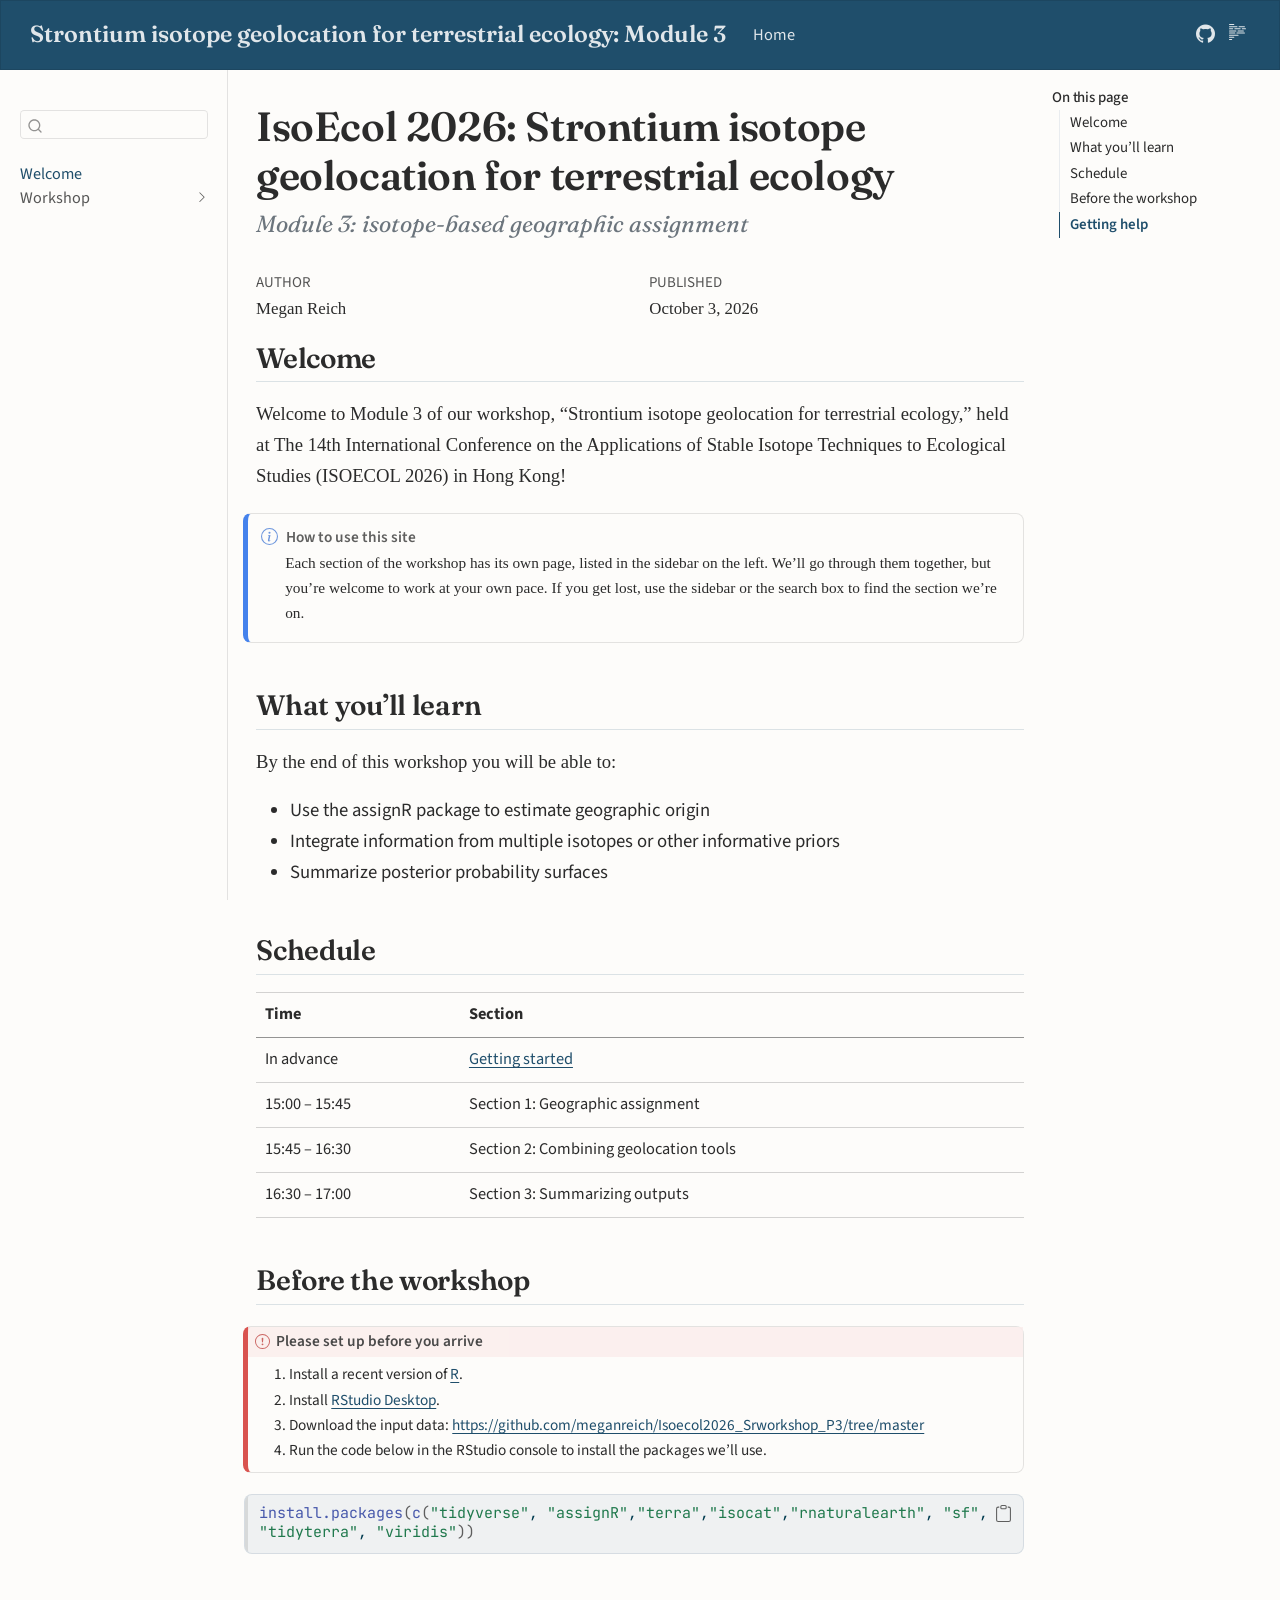
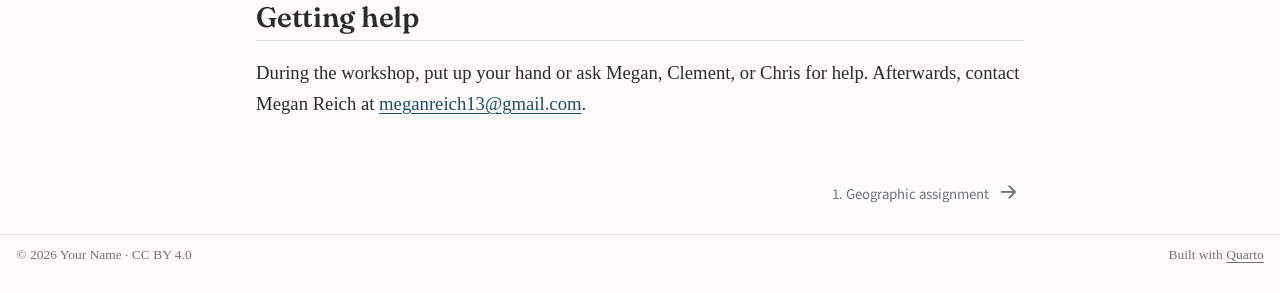
<file: docs/index.html>
<!DOCTYPE html>
<html xmlns="http://www.w3.org/1999/xhtml" lang="en" xml:lang="en"><head>
<meta http-equiv="Content-Type" content="text/html; charset=UTF-8">
<meta charset="utf-8">
<meta name="generator" content="quarto-1.7.32">
<meta name="viewport" content="width=device-width, initial-scale=1.0, user-scalable=yes">
<meta name="author" content="Megan Reich">
<meta name="dcterms.date" content="2026-10-03">
<title>IsoEcol 2026: Strontium isotope geolocation for terrestrial ecology – Strontium isotope geolocation for terrestrial ecology: Module 3</title>
<style>
code{white-space: pre-wrap;}
span.smallcaps{font-variant: small-caps;}
div.columns{display: flex; gap: min(4vw, 1.5em);}
div.column{flex: auto; overflow-x: auto;}
div.hanging-indent{margin-left: 1.5em; text-indent: -1.5em;}
ul.task-list{list-style: none;}
ul.task-list li input[type="checkbox"] {
  width: 0.8em;
  margin: 0 0.8em 0.2em -1em; /* quarto-specific, see https://github.com/quarto-dev/quarto-cli/issues/4556 */ 
  vertical-align: middle;
}
/* CSS for syntax highlighting */
html { -webkit-text-size-adjust: 100%; }
pre > code.sourceCode { white-space: pre; position: relative; }
pre > code.sourceCode > span { display: inline-block; line-height: 1.25; }
pre > code.sourceCode > span:empty { height: 1.2em; }
.sourceCode { overflow: visible; }
code.sourceCode > span { color: inherit; text-decoration: inherit; }
div.sourceCode { margin: 1em 0; }
pre.sourceCode { margin: 0; }
@media screen {
div.sourceCode { overflow: auto; }
}
@media print {
pre > code.sourceCode { white-space: pre-wrap; }
pre > code.sourceCode > span { text-indent: -5em; padding-left: 5em; }
}
pre.numberSource code
  { counter-reset: source-line 0; }
pre.numberSource code > span
  { position: relative; left: -4em; counter-increment: source-line; }
pre.numberSource code > span > a:first-child::before
  { content: counter(source-line);
    position: relative; left: -1em; text-align: right; vertical-align: baseline;
    border: none; display: inline-block;
    -webkit-touch-callout: none; -webkit-user-select: none;
    -khtml-user-select: none; -moz-user-select: none;
    -ms-user-select: none; user-select: none;
    padding: 0 4px; width: 4em;
  }
pre.numberSource { margin-left: 3em;  padding-left: 4px; }
div.sourceCode
  {   }
@media screen {
pre > code.sourceCode > span > a:first-child::before { text-decoration: underline; }
}
</style>

<script src="site_libs/quarto-nav/quarto-nav.js"></script>
<script src="site_libs/quarto-nav/headroom.min.js"></script>
<script src="site_libs/clipboard/clipboard.min.js"></script>
<script src="site_libs/quarto-search/autocomplete.umd.js"></script>
<script src="site_libs/quarto-search/fuse.min.js"></script>
<script src="site_libs/quarto-search/quarto-search.js"></script>
<meta name="quarto:offset" content="./">
<link href="./01-section-template.html" rel="next">
<script src="site_libs/quarto-html/quarto.js" type="module"></script>
<script src="site_libs/quarto-html/tabsets/tabsets.js" type="module"></script>
<script src="site_libs/quarto-html/popper.min.js"></script>
<script src="site_libs/quarto-html/tippy.umd.min.js"></script>
<script src="site_libs/quarto-html/anchor.min.js"></script>
<link href="site_libs/quarto-html/tippy.css" rel="stylesheet">
<link href="site_libs/quarto-html/quarto-syntax-highlighting-7c9fb470e388fe74ed461bc0ec3f5e97.css" rel="stylesheet" id="quarto-text-highlighting-styles">
<script src="site_libs/bootstrap/bootstrap.min.js"></script>
<link href="site_libs/bootstrap/bootstrap-icons.css" rel="stylesheet">
<link href="site_libs/bootstrap/bootstrap-0a8c9ddc1c7db0f019b45b92c17cc5a5.min.css" rel="stylesheet" append-hash="true" id="quarto-bootstrap" data-mode="light"><script id="quarto-search-options" type="application/json">{
  "location": "sidebar",
  "copy-button": false,
  "collapse-after": 3,
  "panel-placement": "start",
  "type": "textbox",
  "limit": 50,
  "keyboard-shortcut": [
    "f",
    "/",
    "s"
  ],
  "language": {
    "search-no-results-text": "No results",
    "search-matching-documents-text": "matching documents",
    "search-copy-link-title": "Copy link to search",
    "search-hide-matches-text": "Hide additional matches",
    "search-more-match-text": "more match in this document",
    "search-more-matches-text": "more matches in this document",
    "search-clear-button-title": "Clear",
    "search-text-placeholder": "",
    "search-detached-cancel-button-title": "Cancel",
    "search-submit-button-title": "Submit",
    "search-label": "Search"
  }
}</script><style>html{ scroll-behavior: smooth; }</style>
<link href="site_libs/pagedtable-1.1/css/pagedtable.css" rel="stylesheet">
<script src="site_libs/pagedtable-1.1/js/pagedtable.js"></script>
</head>
<body class="nav-sidebar docked nav-fixed quarto-light">

<div id="quarto-search-results"></div>
  <header id="quarto-header" class="headroom fixed-top"><nav class="navbar navbar-expand-lg " data-bs-theme="dark"><div class="navbar-container container-fluid">
      <div class="navbar-brand-container mx-auto">
    <a class="navbar-brand" href="./index.html">
    <span class="navbar-title">Strontium isotope geolocation for terrestrial ecology: Module 3</span>
    </a>
  </div>
          <button class="navbar-toggler" type="button" data-bs-toggle="collapse" data-bs-target="#navbarCollapse" aria-controls="navbarCollapse" role="menu" aria-expanded="false" aria-label="Toggle navigation" onclick="if (window.quartoToggleHeadroom) { window.quartoToggleHeadroom(); }">
  <span class="navbar-toggler-icon"></span>
</button>
          <div class="collapse navbar-collapse" id="navbarCollapse">
            <ul class="navbar-nav navbar-nav-scroll me-auto">
<li class="nav-item">
    <a class="nav-link active" href="./index.html" aria-current="page"> 
<span class="menu-text">Home</span></a>
  </li>  
</ul>
<ul class="navbar-nav navbar-nav-scroll ms-auto">
<li class="nav-item compact">
    <a class="nav-link" href="https://meganreich.github.io/Isoecol2026_Srworkshop_P3"> <i class="bi bi-github" role="img" aria-label="GitHub">
</i> 
<span class="menu-text"></span></a>
  </li>  
</ul>
</div> <!-- /navcollapse -->
            <div class="quarto-navbar-tools">
  <a href="" class="quarto-reader-toggle quarto-navigation-tool px-1" onclick="window.quartoToggleReader(); return false;" title="Toggle reader mode">
  <div class="quarto-reader-toggle-btn">
  <i class="bi"></i>
  </div>
</a>
</div>
      </div> <!-- /container-fluid -->
    </nav><nav class="quarto-secondary-nav"><div class="container-fluid d-flex">
      <button type="button" class="quarto-btn-toggle btn" data-bs-toggle="collapse" role="button" data-bs-target=".quarto-sidebar-collapse-item" aria-controls="quarto-sidebar" aria-expanded="false" aria-label="Toggle sidebar navigation" onclick="if (window.quartoToggleHeadroom) { window.quartoToggleHeadroom(); }">
        <i class="bi bi-layout-text-sidebar-reverse"></i>
      </button>
        <nav class="quarto-page-breadcrumbs" aria-label="breadcrumb"><ol class="breadcrumb"><li class="breadcrumb-item"><a href="./index.html">Welcome</a></li></ol></nav>
        <a class="flex-grow-1" role="navigation" data-bs-toggle="collapse" data-bs-target=".quarto-sidebar-collapse-item" aria-controls="quarto-sidebar" aria-expanded="false" aria-label="Toggle sidebar navigation" onclick="if (window.quartoToggleHeadroom) { window.quartoToggleHeadroom(); }">      
        </a>
      <button type="button" class="btn quarto-search-button" aria-label="Search" onclick="window.quartoOpenSearch();">
        <i class="bi bi-search"></i>
      </button>
    </div>
  </nav></header><!-- content --><div id="quarto-content" class="quarto-container page-columns page-rows-contents page-layout-article page-navbar">
<!-- sidebar -->
  <nav id="quarto-sidebar" class="sidebar collapse collapse-horizontal quarto-sidebar-collapse-item sidebar-navigation docked overflow-auto"><div class="mt-2 flex-shrink-0 align-items-center">
        <div class="sidebar-search">
        <div id="quarto-search" class="" title="Search"></div>
        </div>
        </div>
    <div class="sidebar-menu-container"> 
    <ul class="list-unstyled mt-1">
<li class="sidebar-item">
  <div class="sidebar-item-container"> 
  <a href="./index.html" class="sidebar-item-text sidebar-link active">
 <span class="menu-text">Welcome</span></a>
  </div>
</li>
        <li class="sidebar-item sidebar-item-section">
      <div class="sidebar-item-container"> 
            <a class="sidebar-item-text sidebar-link text-start collapsed" data-bs-toggle="collapse" data-bs-target="#quarto-sidebar-section-1" role="navigation" aria-expanded="false">
 <span class="menu-text">Workshop</span></a>
          <a class="sidebar-item-toggle text-start collapsed" data-bs-toggle="collapse" data-bs-target="#quarto-sidebar-section-1" role="navigation" aria-expanded="false" aria-label="Toggle section">
            <i class="bi bi-chevron-right ms-2"></i>
          </a> 
      </div>
      <ul id="quarto-sidebar-section-1" class="collapse list-unstyled sidebar-section depth1 ">
<li class="sidebar-item">
  <div class="sidebar-item-container"> 
  <a href="./01-section-template.html" class="sidebar-item-text sidebar-link">
 <span class="menu-text">1. Geographic assignment</span></a>
  </div>
</li>
          <li class="sidebar-item">
  <div class="sidebar-item-container"> 
  <a href="./02-section-priors.html" class="sidebar-item-text sidebar-link">
 <span class="menu-text">2. Combining geolocation tools</span></a>
  </div>
</li>
          <li class="sidebar-item">
  <div class="sidebar-item-container"> 
  <a href="./03-section-summarising.html" class="sidebar-item-text sidebar-link">
 <span class="menu-text">3. Summarizing outputs</span></a>
  </div>
</li>
      </ul>
</li>
    </ul>
</div>
</nav><div id="quarto-sidebar-glass" class="quarto-sidebar-collapse-item" data-bs-toggle="collapse" data-bs-target=".quarto-sidebar-collapse-item"></div>
<!-- margin-sidebar -->
    <div id="quarto-margin-sidebar" class="sidebar margin-sidebar">
        <nav id="TOC" role="doc-toc" class="toc-active"><h2 id="toc-title">On this page</h2>
   
  <ul>
<li><a href="#welcome" id="toc-welcome" class="nav-link active" data-scroll-target="#welcome">Welcome</a></li>
  <li><a href="#what-youll-learn" id="toc-what-youll-learn" class="nav-link" data-scroll-target="#what-youll-learn">What you’ll learn</a></li>
  <li><a href="#schedule" id="toc-schedule" class="nav-link" data-scroll-target="#schedule">Schedule</a></li>
  <li><a href="#before-the-workshop" id="toc-before-the-workshop" class="nav-link" data-scroll-target="#before-the-workshop">Before the workshop</a></li>
  <li><a href="#getting-help" id="toc-getting-help" class="nav-link" data-scroll-target="#getting-help">Getting help</a></li>
  </ul></nav>
    </div>
<!-- main -->
<main class="content" id="quarto-document-content"><header id="title-block-header" class="quarto-title-block default"><div class="quarto-title">
<h1 class="title">IsoEcol 2026: Strontium isotope geolocation for terrestrial ecology</h1>
<p class="subtitle lead">Module 3: isotope-based geographic assignment</p>
</div>



<div class="quarto-title-meta">

    <div>
    <div class="quarto-title-meta-heading">Author</div>
    <div class="quarto-title-meta-contents">
             <p>Megan Reich </p>
          </div>
  </div>
    
    <div>
    <div class="quarto-title-meta-heading">Published</div>
    <div class="quarto-title-meta-contents">
      <p class="date">October 3, 2026</p>
    </div>
  </div>
  
    
  </div>
  


</header><section id="welcome" class="level2"><h2 class="anchored" data-anchor-id="welcome">Welcome</h2>
<p>Welcome to Module 3 of our workshop, “Strontium isotope geolocation for terrestrial ecology,” held at The 14th International Conference on the Applications of Stable Isotope Techniques to Ecological Studies (ISOECOL 2026) in Hong Kong!</p>
<div class="callout callout-style-simple callout-note callout-titled">
<div class="callout-header d-flex align-content-center">
<div class="callout-icon-container">
<i class="callout-icon"></i>
</div>
<div class="callout-title-container flex-fill">
How to use this site
</div>
</div>
<div class="callout-body-container callout-body">
<p>Each section of the workshop has its own page, listed in the sidebar on the left. We’ll go through them together, but you’re welcome to work at your own pace. If you get lost, use the sidebar or the search box to find the section we’re on.</p>
</div>
</div>
</section><section id="what-youll-learn" class="level2"><h2 class="anchored" data-anchor-id="what-youll-learn">What you’ll learn</h2>
<p>By the end of this workshop you will be able to:</p>
<ul>
<li>Use the assignR package to estimate geographic origin</li>
<li>Integrate information from multiple isotopes or other informative priors</li>
<li>Summarize posterior probability surfaces</li>
</ul></section><section id="schedule" class="level2"><h2 class="anchored" data-anchor-id="schedule">Schedule</h2>
<table class="caption-top table">
<thead><tr class="header">
<th>Time</th>
<th>Section</th>
</tr></thead>
<tbody>
<tr class="odd">
<td>In advance</td>
<td><a href="https://github.com/meganreich/Isoecol2026_Srworkshop_P3/tree/master">Getting started</a></td>
</tr>
<tr class="even">
<td>15:00 – 15:45</td>
<td>Section 1: Geographic assignment</td>
</tr>
<tr class="odd">
<td>15:45 – 16:30</td>
<td>Section 2: Combining geolocation tools</td>
</tr>
<tr class="even">
<td>16:30 – 17:00</td>
<td>Section 3: Summarizing outputs</td>
</tr>
</tbody>
</table></section><section id="before-the-workshop" class="level2"><h2 class="anchored" data-anchor-id="before-the-workshop">Before the workshop</h2>
<div class="callout callout-style-default callout-important callout-titled">
<div class="callout-header d-flex align-content-center">
<div class="callout-icon-container">
<i class="callout-icon"></i>
</div>
<div class="callout-title-container flex-fill">
Please set up before you arrive
</div>
</div>
<div class="callout-body-container callout-body">
<ol type="1">
<li>Install a recent version of <a href="https://cran.r-project.org/">R</a>.</li>
<li>Install <a href="https://posit.co/download/rstudio-desktop/">RStudio Desktop</a>.</li>
<li>Download the input data: <a href="https://github.com/meganreich/Isoecol2026_Srworkshop_P3/tree/master" class="uri">https://github.com/meganreich/Isoecol2026_Srworkshop_P3/tree/master</a>
</li>
<li>Run the code below in the RStudio console to install the packages we’ll use.</li>
</ol>
</div>
</div>
<div class="cell">
<div class="sourceCode" id="cb1"><pre class="downlit sourceCode r code-with-copy"><code class="sourceCode R"><span><span class="fu"><a href="https://rdrr.io/r/utils/install.packages.html">install.packages</a></span><span class="op">(</span><span class="fu"><a href="https://rdrr.io/r/base/c.html">c</a></span><span class="op">(</span><span class="st">"tidyverse"</span>, <span class="st">"assignR"</span>,<span class="st">"terra"</span>,<span class="st">"isocat"</span>,<span class="st">"rnaturalearth"</span>, <span class="st">"sf"</span>, <span class="st">"tidyterra"</span>, <span class="st">"viridis"</span><span class="op">)</span><span class="op">)</span></span></code><button title="Copy to Clipboard" class="code-copy-button"><i class="bi"></i></button></pre></div>
</div>
</section><section id="getting-help" class="level2"><h2 class="anchored" data-anchor-id="getting-help">Getting help</h2>
<p>During the workshop, put up your hand or ask Megan, Clement, or Chris for help. Afterwards, contact Megan Reich at <a href="mailto:meganreich13@gmail.com">meganreich13@gmail.com</a>.</p>


</section><a onclick="window.scrollTo(0, 0); return false;" role="button" id="quarto-back-to-top"><i class="bi bi-arrow-up"></i> Back to top</a></main><!-- /main --><script id="quarto-html-after-body" type="application/javascript">
  window.document.addEventListener("DOMContentLoaded", function (event) {
    const icon = "";
    const anchorJS = new window.AnchorJS();
    anchorJS.options = {
      placement: 'right',
      icon: icon
    };
    anchorJS.add('.anchored');
    const isCodeAnnotation = (el) => {
      for (const clz of el.classList) {
        if (clz.startsWith('code-annotation-')) {                     
          return true;
        }
      }
      return false;
    }
    const onCopySuccess = function(e) {
      // button target
      const button = e.trigger;
      // don't keep focus
      button.blur();
      // flash "checked"
      button.classList.add('code-copy-button-checked');
      var currentTitle = button.getAttribute("title");
      button.setAttribute("title", "Copied!");
      let tooltip;
      if (window.bootstrap) {
        button.setAttribute("data-bs-toggle", "tooltip");
        button.setAttribute("data-bs-placement", "left");
        button.setAttribute("data-bs-title", "Copied!");
        tooltip = new bootstrap.Tooltip(button, 
          { trigger: "manual", 
            customClass: "code-copy-button-tooltip",
            offset: [0, -8]});
        tooltip.show();    
      }
      setTimeout(function() {
        if (tooltip) {
          tooltip.hide();
          button.removeAttribute("data-bs-title");
          button.removeAttribute("data-bs-toggle");
          button.removeAttribute("data-bs-placement");
        }
        button.setAttribute("title", currentTitle);
        button.classList.remove('code-copy-button-checked');
      }, 1000);
      // clear code selection
      e.clearSelection();
    }
    const getTextToCopy = function(trigger) {
        const codeEl = trigger.previousElementSibling.cloneNode(true);
        for (const childEl of codeEl.children) {
          if (isCodeAnnotation(childEl)) {
            childEl.remove();
          }
        }
        return codeEl.innerText;
    }
    const clipboard = new window.ClipboardJS('.code-copy-button:not([data-in-quarto-modal])', {
      text: getTextToCopy
    });
    clipboard.on('success', onCopySuccess);
    if (window.document.getElementById('quarto-embedded-source-code-modal')) {
      const clipboardModal = new window.ClipboardJS('.code-copy-button[data-in-quarto-modal]', {
        text: getTextToCopy,
        container: window.document.getElementById('quarto-embedded-source-code-modal')
      });
      clipboardModal.on('success', onCopySuccess);
    }
      var localhostRegex = new RegExp(/^(?:http|https):\/\/localhost\:?[0-9]*\//);
      var mailtoRegex = new RegExp(/^mailto:/);
        var filterRegex = new RegExp("https:\/\/meganreich\.github\.io\/Isoecol2026_Srworkshop_P3");
      var isInternal = (href) => {
          return filterRegex.test(href) || localhostRegex.test(href) || mailtoRegex.test(href);
      }
      // Inspect non-navigation links and adorn them if external
     var links = window.document.querySelectorAll('a[href]:not(.nav-link):not(.navbar-brand):not(.toc-action):not(.sidebar-link):not(.sidebar-item-toggle):not(.pagination-link):not(.no-external):not([aria-hidden]):not(.dropdown-item):not(.quarto-navigation-tool):not(.about-link)');
      for (var i=0; i<links.length; i++) {
        const link = links[i];
        if (!isInternal(link.href)) {
          // undo the damage that might have been done by quarto-nav.js in the case of
          // links that we want to consider external
          if (link.dataset.originalHref !== undefined) {
            link.href = link.dataset.originalHref;
          }
        }
      }
    function tippyHover(el, contentFn, onTriggerFn, onUntriggerFn) {
      const config = {
        allowHTML: true,
        maxWidth: 500,
        delay: 100,
        arrow: false,
        appendTo: function(el) {
            return el.parentElement;
        },
        interactive: true,
        interactiveBorder: 10,
        theme: 'quarto',
        placement: 'bottom-start',
      };
      if (contentFn) {
        config.content = contentFn;
      }
      if (onTriggerFn) {
        config.onTrigger = onTriggerFn;
      }
      if (onUntriggerFn) {
        config.onUntrigger = onUntriggerFn;
      }
      window.tippy(el, config); 
    }
    const noterefs = window.document.querySelectorAll('a[role="doc-noteref"]');
    for (var i=0; i<noterefs.length; i++) {
      const ref = noterefs[i];
      tippyHover(ref, function() {
        // use id or data attribute instead here
        let href = ref.getAttribute('data-footnote-href') || ref.getAttribute('href');
        try { href = new URL(href).hash; } catch {}
        const id = href.replace(/^#\/?/, "");
        const note = window.document.getElementById(id);
        if (note) {
          return note.innerHTML;
        } else {
          return "";
        }
      });
    }
    const xrefs = window.document.querySelectorAll('a.quarto-xref');
    const processXRef = (id, note) => {
      // Strip column container classes
      const stripColumnClz = (el) => {
        el.classList.remove("page-full", "page-columns");
        if (el.children) {
          for (const child of el.children) {
            stripColumnClz(child);
          }
        }
      }
      stripColumnClz(note)
      if (id === null || id.startsWith('sec-')) {
        // Special case sections, only their first couple elements
        const container = document.createElement("div");
        if (note.children && note.children.length > 2) {
          container.appendChild(note.children[0].cloneNode(true));
          for (let i = 1; i < note.children.length; i++) {
            const child = note.children[i];
            if (child.tagName === "P" && child.innerText === "") {
              continue;
            } else {
              container.appendChild(child.cloneNode(true));
              break;
            }
          }
          if (window.Quarto?.typesetMath) {
            window.Quarto.typesetMath(container);
          }
          return container.innerHTML
        } else {
          if (window.Quarto?.typesetMath) {
            window.Quarto.typesetMath(note);
          }
          return note.innerHTML;
        }
      } else {
        // Remove any anchor links if they are present
        const anchorLink = note.querySelector('a.anchorjs-link');
        if (anchorLink) {
          anchorLink.remove();
        }
        if (window.Quarto?.typesetMath) {
          window.Quarto.typesetMath(note);
        }
        if (note.classList.contains("callout")) {
          return note.outerHTML;
        } else {
          return note.innerHTML;
        }
      }
    }
    for (var i=0; i<xrefs.length; i++) {
      const xref = xrefs[i];
      tippyHover(xref, undefined, function(instance) {
        instance.disable();
        let url = xref.getAttribute('href');
        let hash = undefined; 
        if (url.startsWith('#')) {
          hash = url;
        } else {
          try { hash = new URL(url).hash; } catch {}
        }
        if (hash) {
          const id = hash.replace(/^#\/?/, "");
          const note = window.document.getElementById(id);
          if (note !== null) {
            try {
              const html = processXRef(id, note.cloneNode(true));
              instance.setContent(html);
            } finally {
              instance.enable();
              instance.show();
            }
          } else {
            // See if we can fetch this
            fetch(url.split('#')[0])
            .then(res => res.text())
            .then(html => {
              const parser = new DOMParser();
              const htmlDoc = parser.parseFromString(html, "text/html");
              const note = htmlDoc.getElementById(id);
              if (note !== null) {
                const html = processXRef(id, note);
                instance.setContent(html);
              } 
            }).finally(() => {
              instance.enable();
              instance.show();
            });
          }
        } else {
          // See if we can fetch a full url (with no hash to target)
          // This is a special case and we should probably do some content thinning / targeting
          fetch(url)
          .then(res => res.text())
          .then(html => {
            const parser = new DOMParser();
            const htmlDoc = parser.parseFromString(html, "text/html");
            const note = htmlDoc.querySelector('main.content');
            if (note !== null) {
              // This should only happen for chapter cross references
              // (since there is no id in the URL)
              // remove the first header
              if (note.children.length > 0 && note.children[0].tagName === "HEADER") {
                note.children[0].remove();
              }
              const html = processXRef(null, note);
              instance.setContent(html);
            } 
          }).finally(() => {
            instance.enable();
            instance.show();
          });
        }
      }, function(instance) {
      });
    }
        let selectedAnnoteEl;
        const selectorForAnnotation = ( cell, annotation) => {
          let cellAttr = 'data-code-cell="' + cell + '"';
          let lineAttr = 'data-code-annotation="' +  annotation + '"';
          const selector = 'span[' + cellAttr + '][' + lineAttr + ']';
          return selector;
        }
        const selectCodeLines = (annoteEl) => {
          const doc = window.document;
          const targetCell = annoteEl.getAttribute("data-target-cell");
          const targetAnnotation = annoteEl.getAttribute("data-target-annotation");
          const annoteSpan = window.document.querySelector(selectorForAnnotation(targetCell, targetAnnotation));
          const lines = annoteSpan.getAttribute("data-code-lines").split(",");
          const lineIds = lines.map((line) => {
            return targetCell + "-" + line;
          })
          let top = null;
          let height = null;
          let parent = null;
          if (lineIds.length > 0) {
              //compute the position of the single el (top and bottom and make a div)
              const el = window.document.getElementById(lineIds[0]);
              top = el.offsetTop;
              height = el.offsetHeight;
              parent = el.parentElement.parentElement;
            if (lineIds.length > 1) {
              const lastEl = window.document.getElementById(lineIds[lineIds.length - 1]);
              const bottom = lastEl.offsetTop + lastEl.offsetHeight;
              height = bottom - top;
            }
            if (top !== null && height !== null && parent !== null) {
              // cook up a div (if necessary) and position it 
              let div = window.document.getElementById("code-annotation-line-highlight");
              if (div === null) {
                div = window.document.createElement("div");
                div.setAttribute("id", "code-annotation-line-highlight");
                div.style.position = 'absolute';
                parent.appendChild(div);
              }
              div.style.top = top - 2 + "px";
              div.style.height = height + 4 + "px";
              div.style.left = 0;
              let gutterDiv = window.document.getElementById("code-annotation-line-highlight-gutter");
              if (gutterDiv === null) {
                gutterDiv = window.document.createElement("div");
                gutterDiv.setAttribute("id", "code-annotation-line-highlight-gutter");
                gutterDiv.style.position = 'absolute';
                const codeCell = window.document.getElementById(targetCell);
                const gutter = codeCell.querySelector('.code-annotation-gutter');
                gutter.appendChild(gutterDiv);
              }
              gutterDiv.style.top = top - 2 + "px";
              gutterDiv.style.height = height + 4 + "px";
            }
            selectedAnnoteEl = annoteEl;
          }
        };
        const unselectCodeLines = () => {
          const elementsIds = ["code-annotation-line-highlight", "code-annotation-line-highlight-gutter"];
          elementsIds.forEach((elId) => {
            const div = window.document.getElementById(elId);
            if (div) {
              div.remove();
            }
          });
          selectedAnnoteEl = undefined;
        };
          // Handle positioning of the toggle
      window.addEventListener(
        "resize",
        throttle(() => {
          elRect = undefined;
          if (selectedAnnoteEl) {
            selectCodeLines(selectedAnnoteEl);
          }
        }, 10)
      );
      function throttle(fn, ms) {
      let throttle = false;
      let timer;
        return (...args) => {
          if(!throttle) { // first call gets through
              fn.apply(this, args);
              throttle = true;
          } else { // all the others get throttled
              if(timer) clearTimeout(timer); // cancel #2
              timer = setTimeout(() => {
                fn.apply(this, args);
                timer = throttle = false;
              }, ms);
          }
        };
      }
        // Attach click handler to the DT
        const annoteDls = window.document.querySelectorAll('dt[data-target-cell]');
        for (const annoteDlNode of annoteDls) {
          annoteDlNode.addEventListener('click', (event) => {
            const clickedEl = event.target;
            if (clickedEl !== selectedAnnoteEl) {
              unselectCodeLines();
              const activeEl = window.document.querySelector('dt[data-target-cell].code-annotation-active');
              if (activeEl) {
                activeEl.classList.remove('code-annotation-active');
              }
              selectCodeLines(clickedEl);
              clickedEl.classList.add('code-annotation-active');
            } else {
              // Unselect the line
              unselectCodeLines();
              clickedEl.classList.remove('code-annotation-active');
            }
          });
        }
    const findCites = (el) => {
      const parentEl = el.parentElement;
      if (parentEl) {
        const cites = parentEl.dataset.cites;
        if (cites) {
          return {
            el,
            cites: cites.split(' ')
          };
        } else {
          return findCites(el.parentElement)
        }
      } else {
        return undefined;
      }
    };
    var bibliorefs = window.document.querySelectorAll('a[role="doc-biblioref"]');
    for (var i=0; i<bibliorefs.length; i++) {
      const ref = bibliorefs[i];
      const citeInfo = findCites(ref);
      if (citeInfo) {
        tippyHover(citeInfo.el, function() {
          var popup = window.document.createElement('div');
          citeInfo.cites.forEach(function(cite) {
            var citeDiv = window.document.createElement('div');
            citeDiv.classList.add('hanging-indent');
            citeDiv.classList.add('csl-entry');
            var biblioDiv = window.document.getElementById('ref-' + cite);
            if (biblioDiv) {
              citeDiv.innerHTML = biblioDiv.innerHTML;
            }
            popup.appendChild(citeDiv);
          });
          return popup.innerHTML;
        });
      }
    }
  });
  </script><nav class="page-navigation"><div class="nav-page nav-page-previous">
  </div>
  <div class="nav-page nav-page-next">
      <a href="./01-section-template.html" class="pagination-link" aria-label="1. Geographic assignment">
        <span class="nav-page-text">1. Geographic assignment</span> <i class="bi bi-arrow-right-short"></i>
      </a>
  </div>
</nav>
</div> <!-- /content -->
<footer class="footer"><div class="nav-footer">
    <div class="nav-footer-left">
<p>© 2026 Your Name · CC BY 4.0</p>
</div>   
    <div class="nav-footer-center">
      &nbsp;
    </div>
    <div class="nav-footer-right">
<p>Built with <a href="https://quarto.org">Quarto</a></p>
</div>
  </div>
</footer>


<script src="site_libs/quarto-html/zenscroll-min.js"></script>
</body></html>
</file>
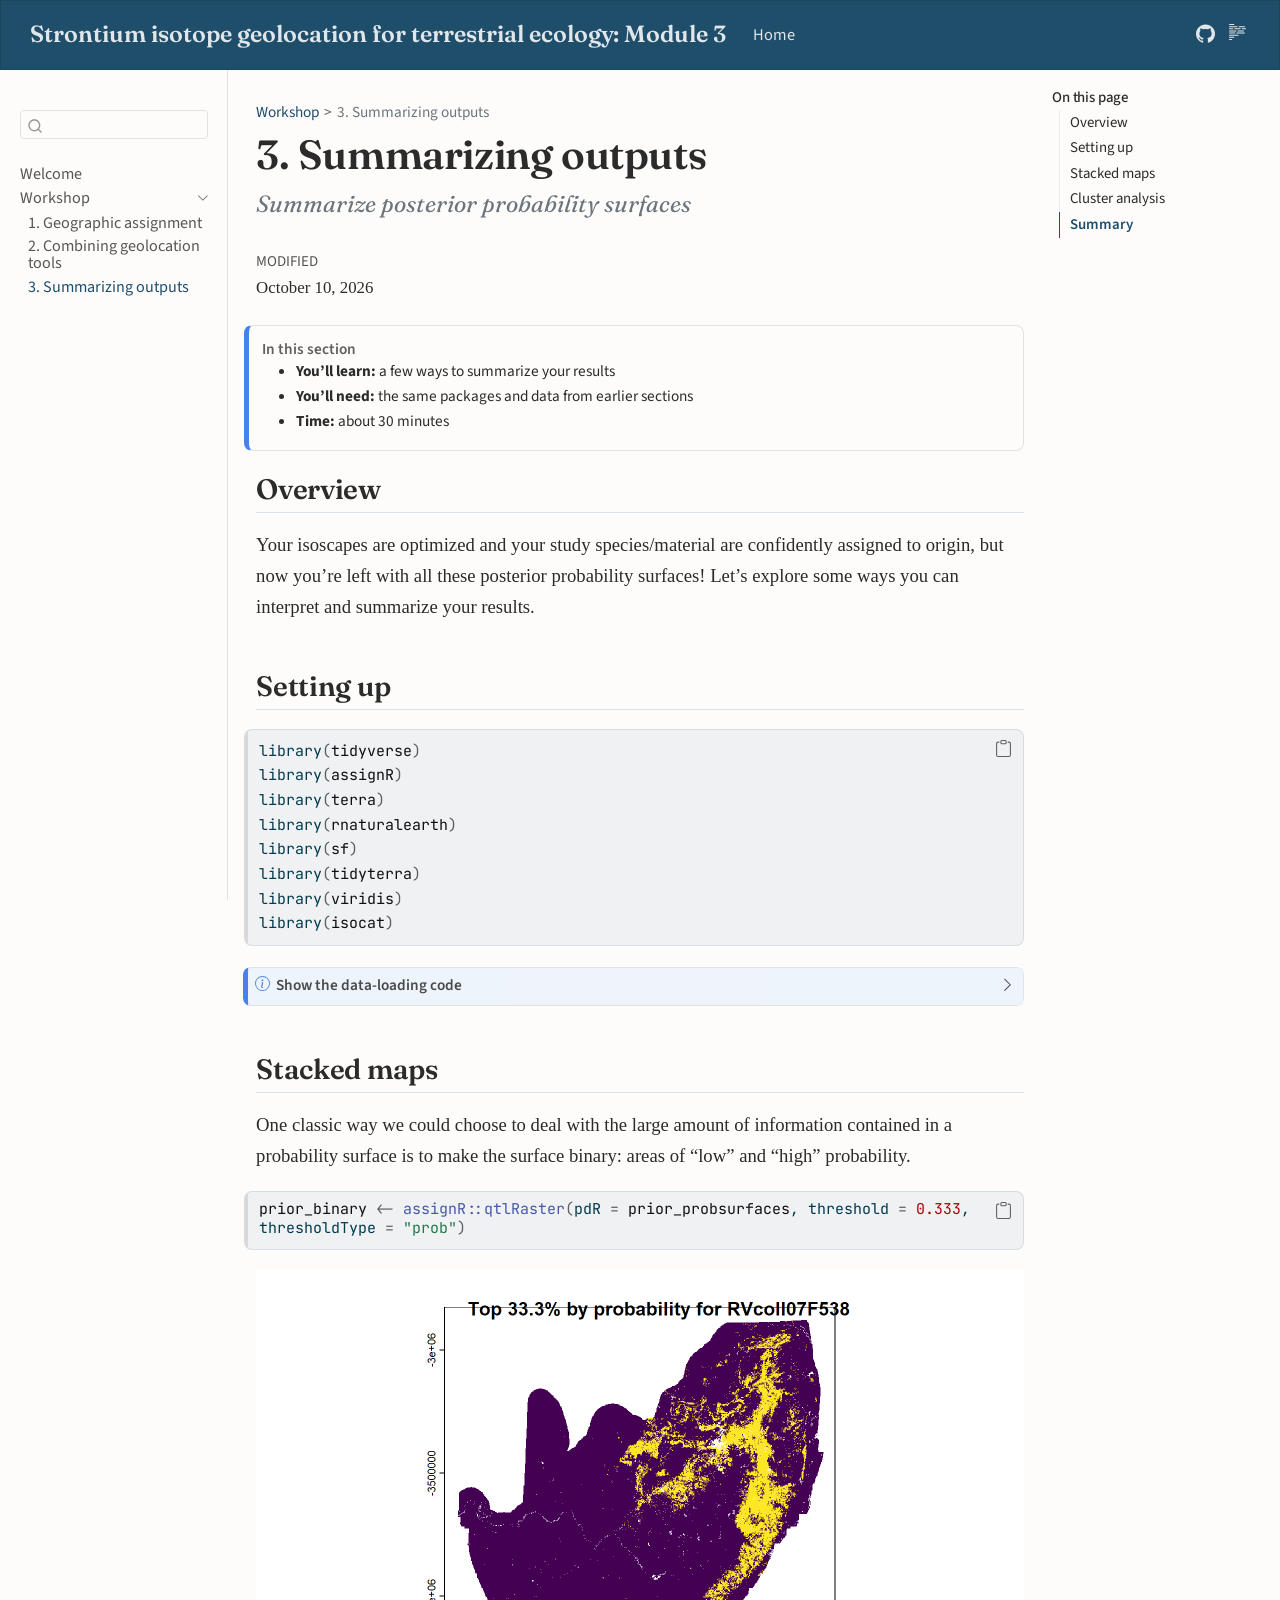
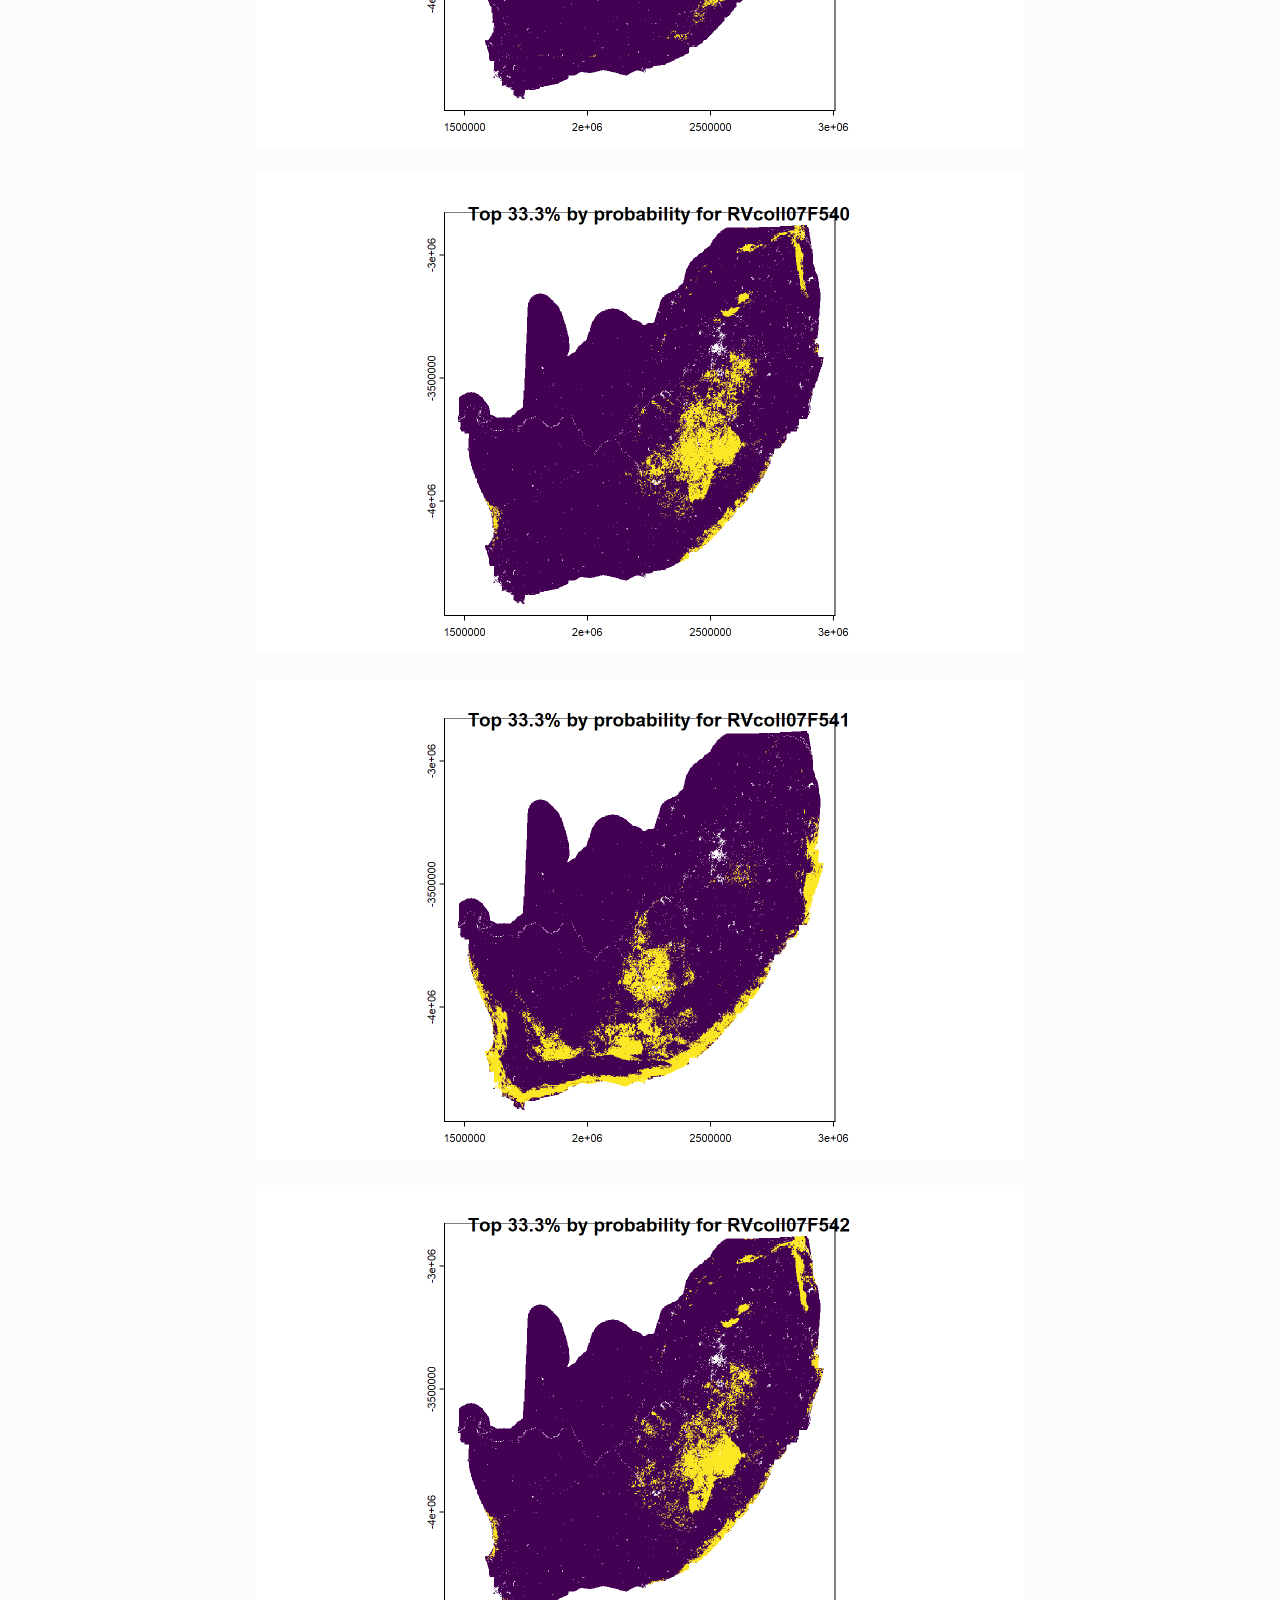
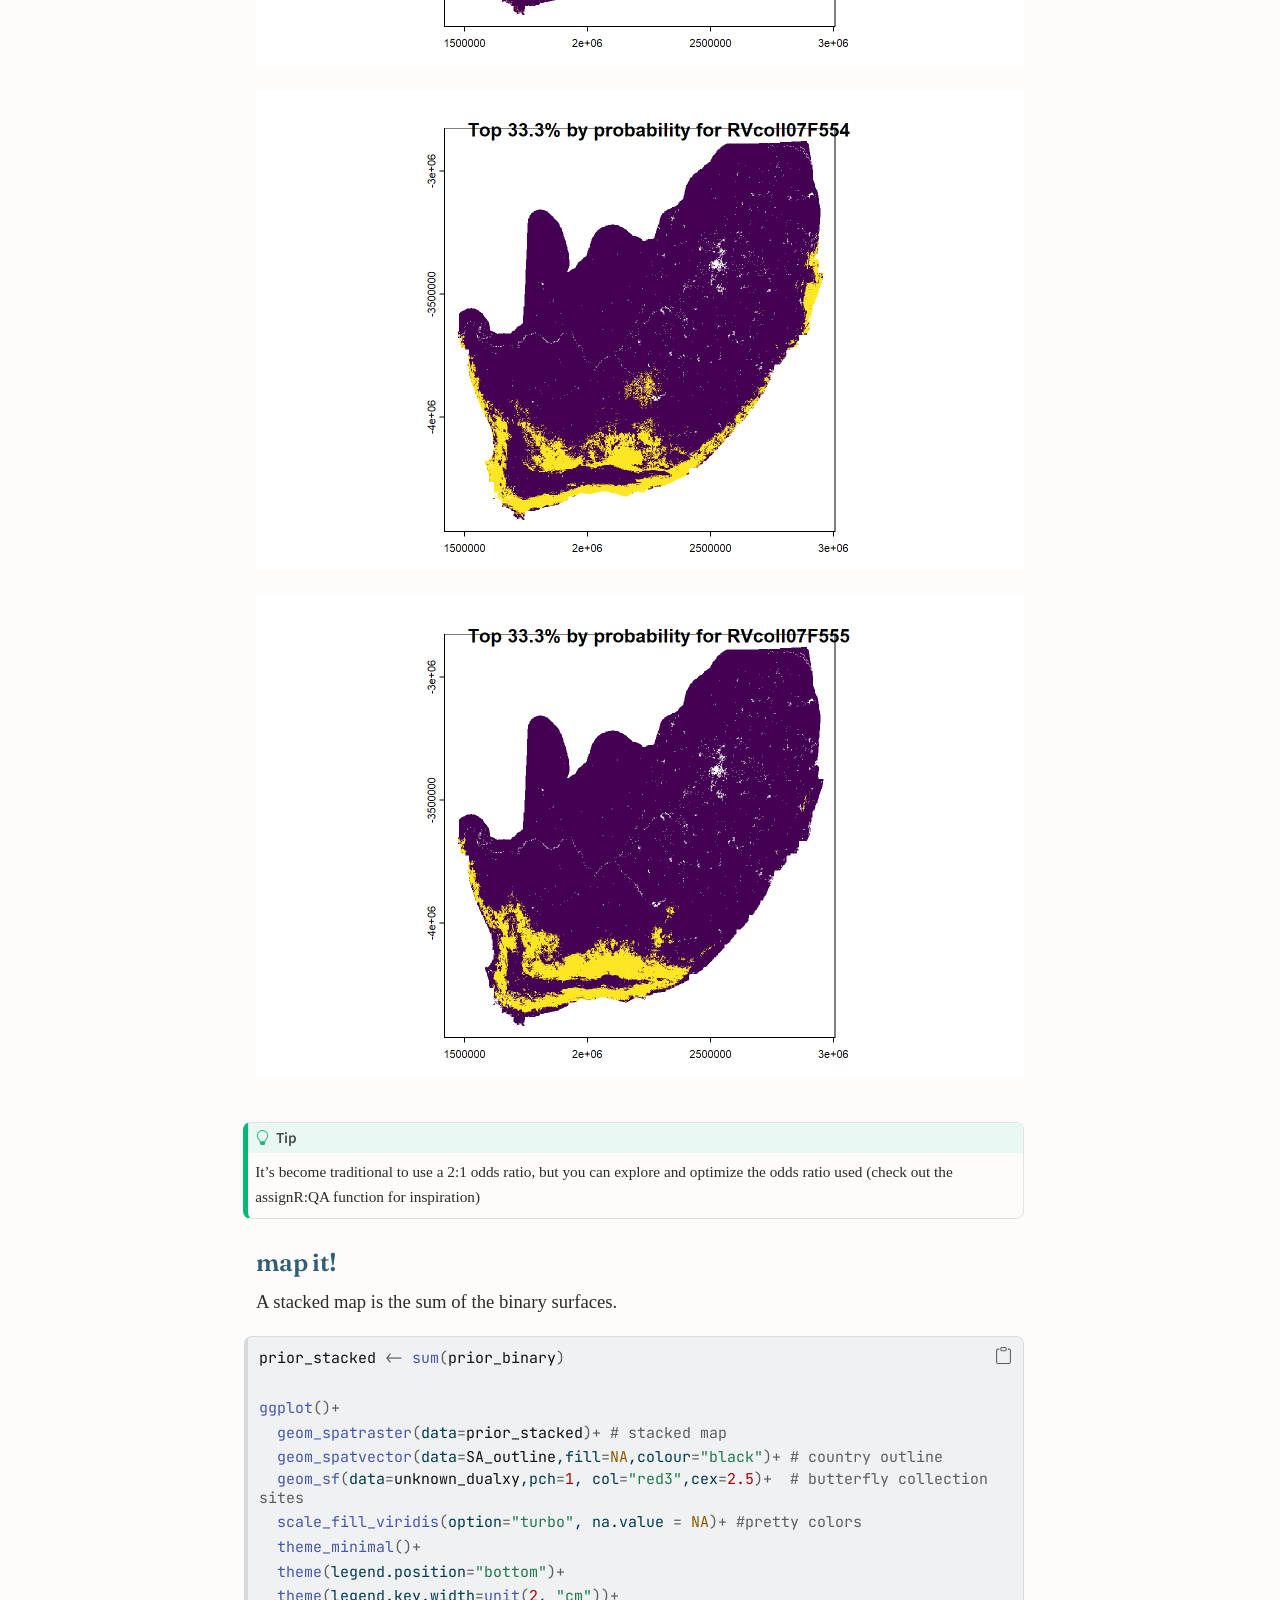
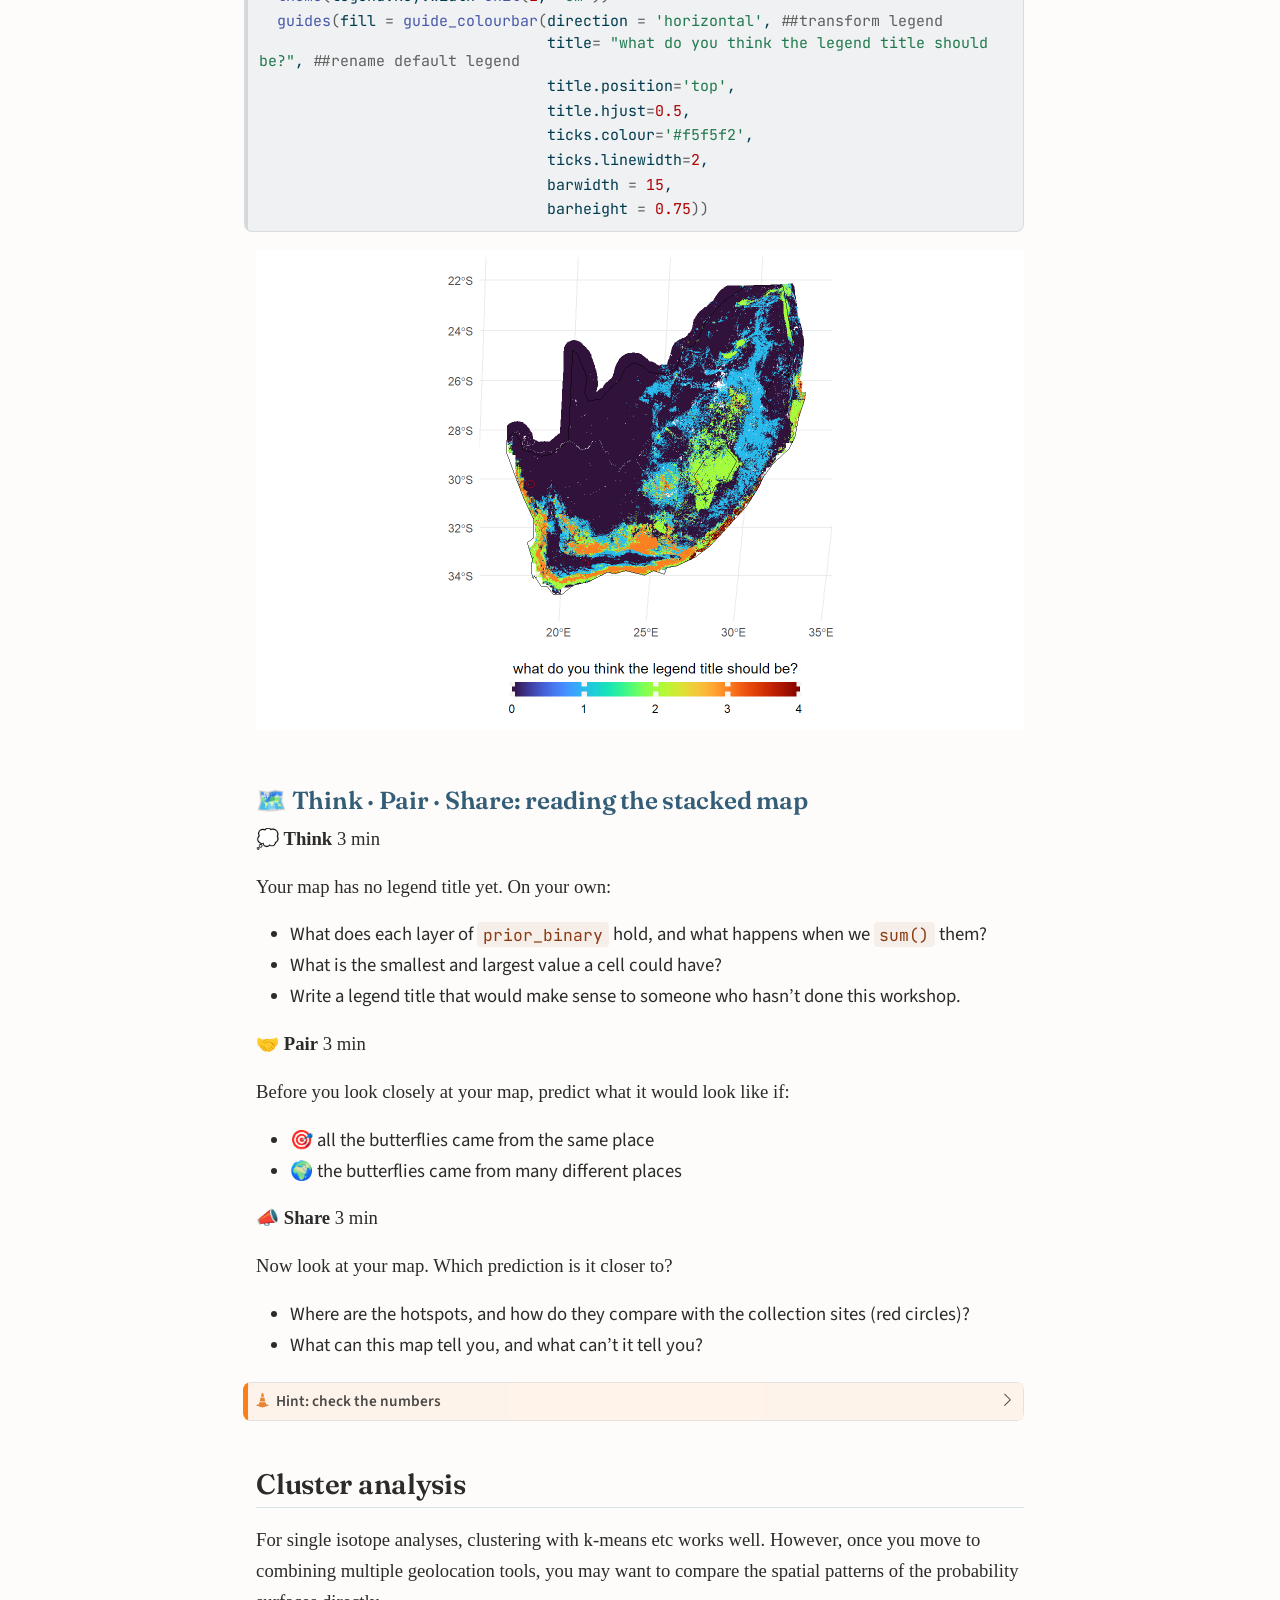
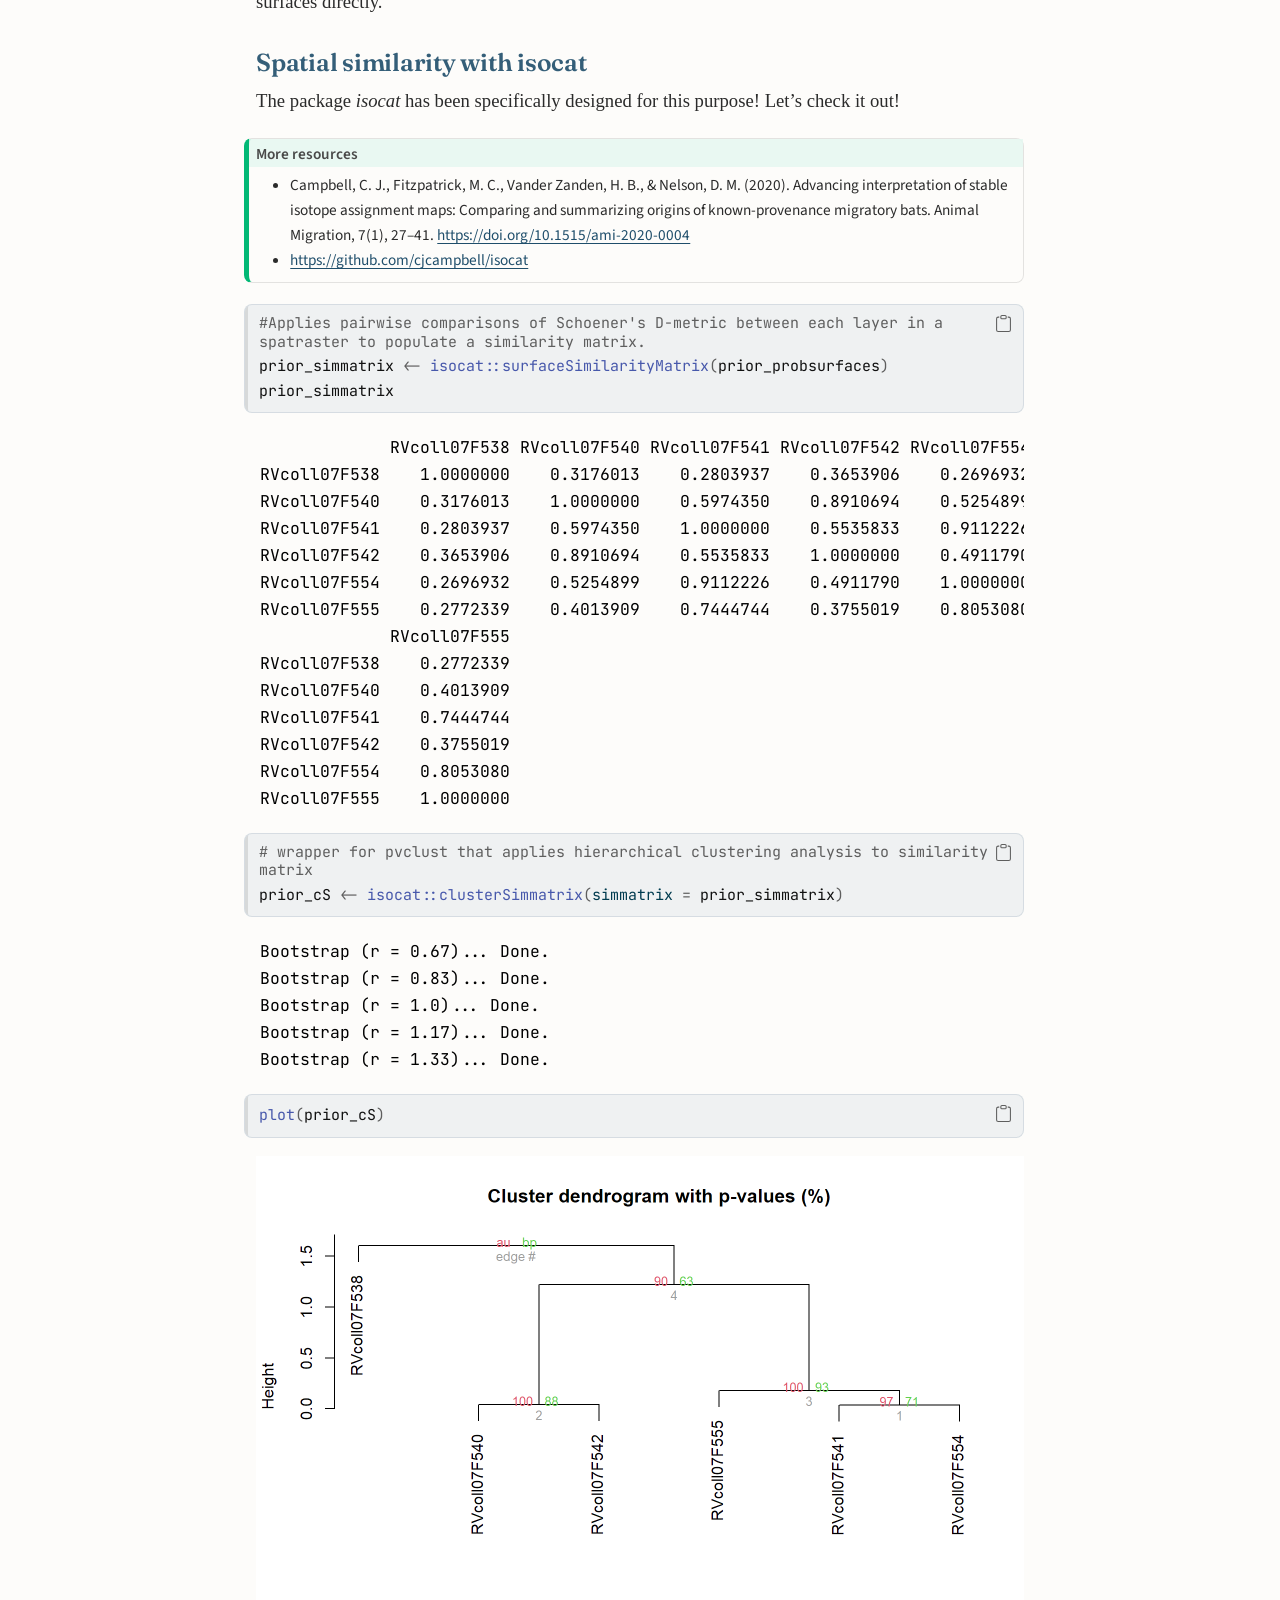
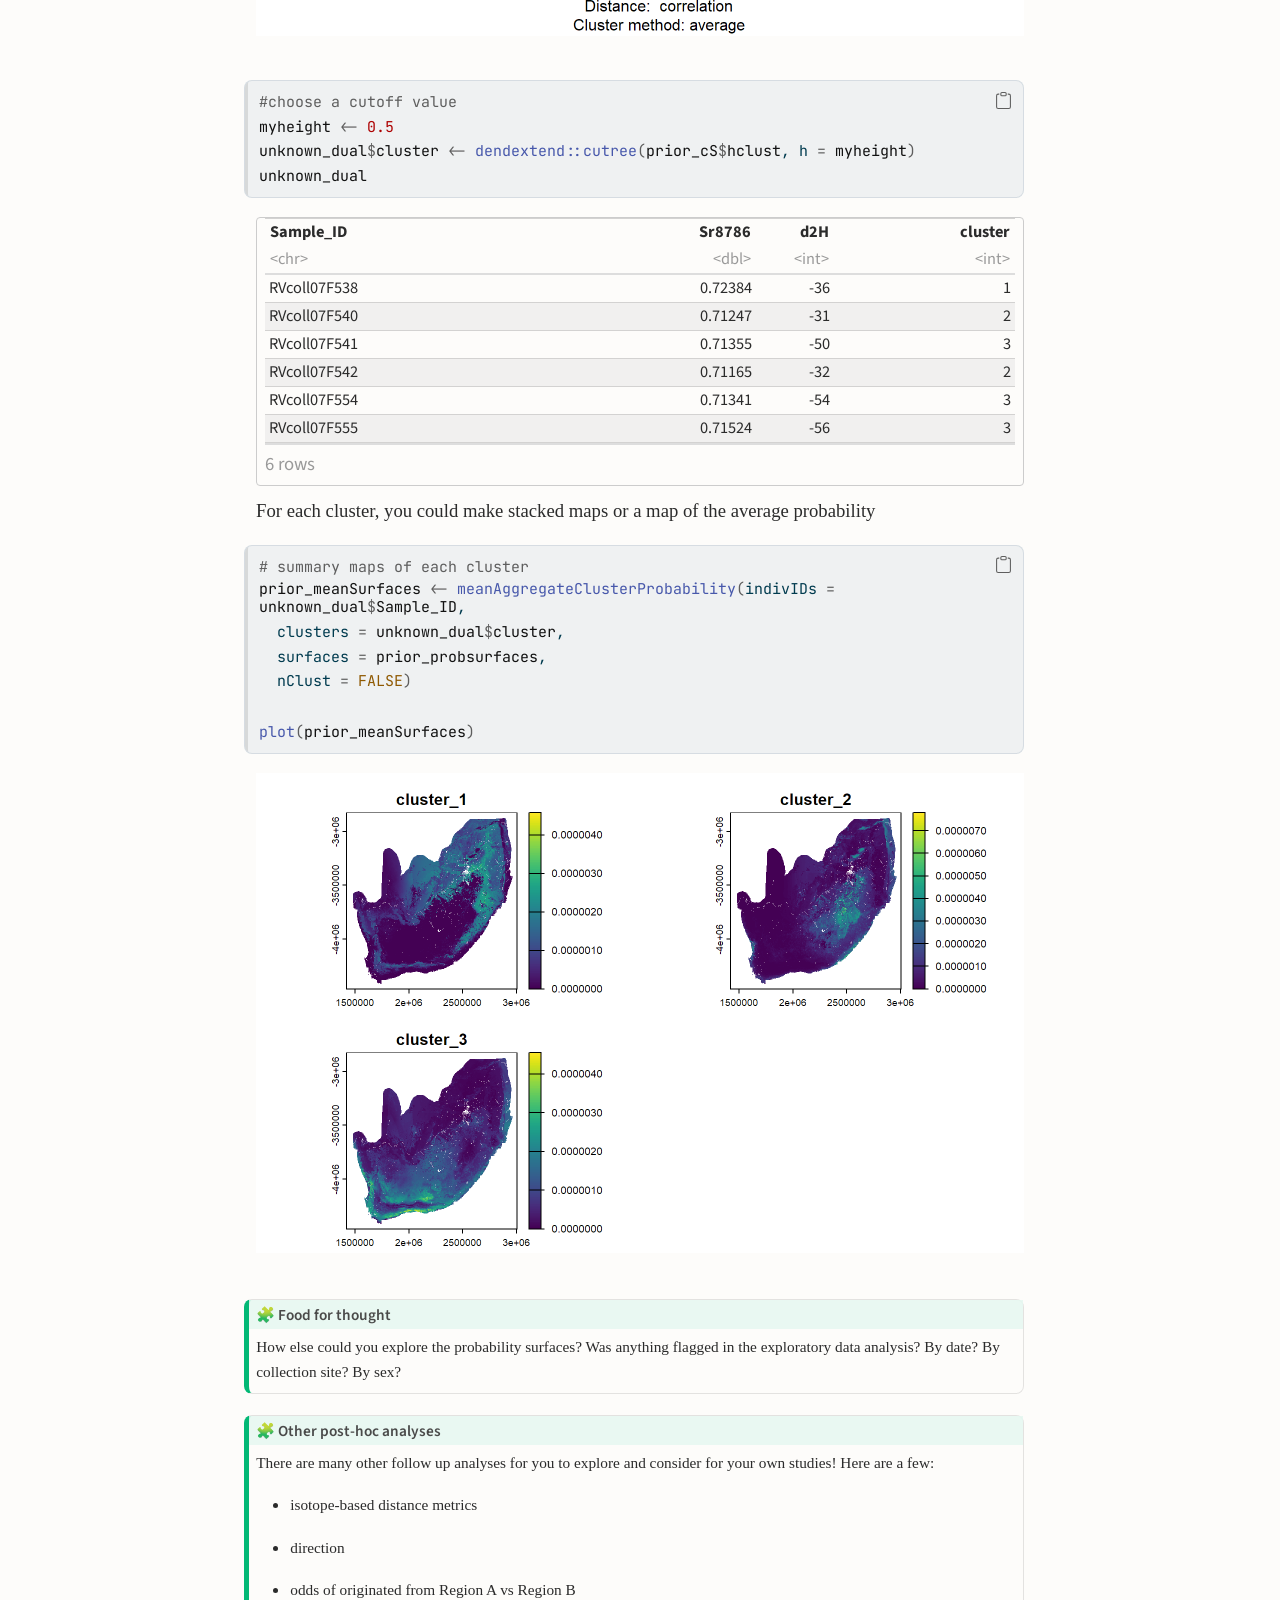
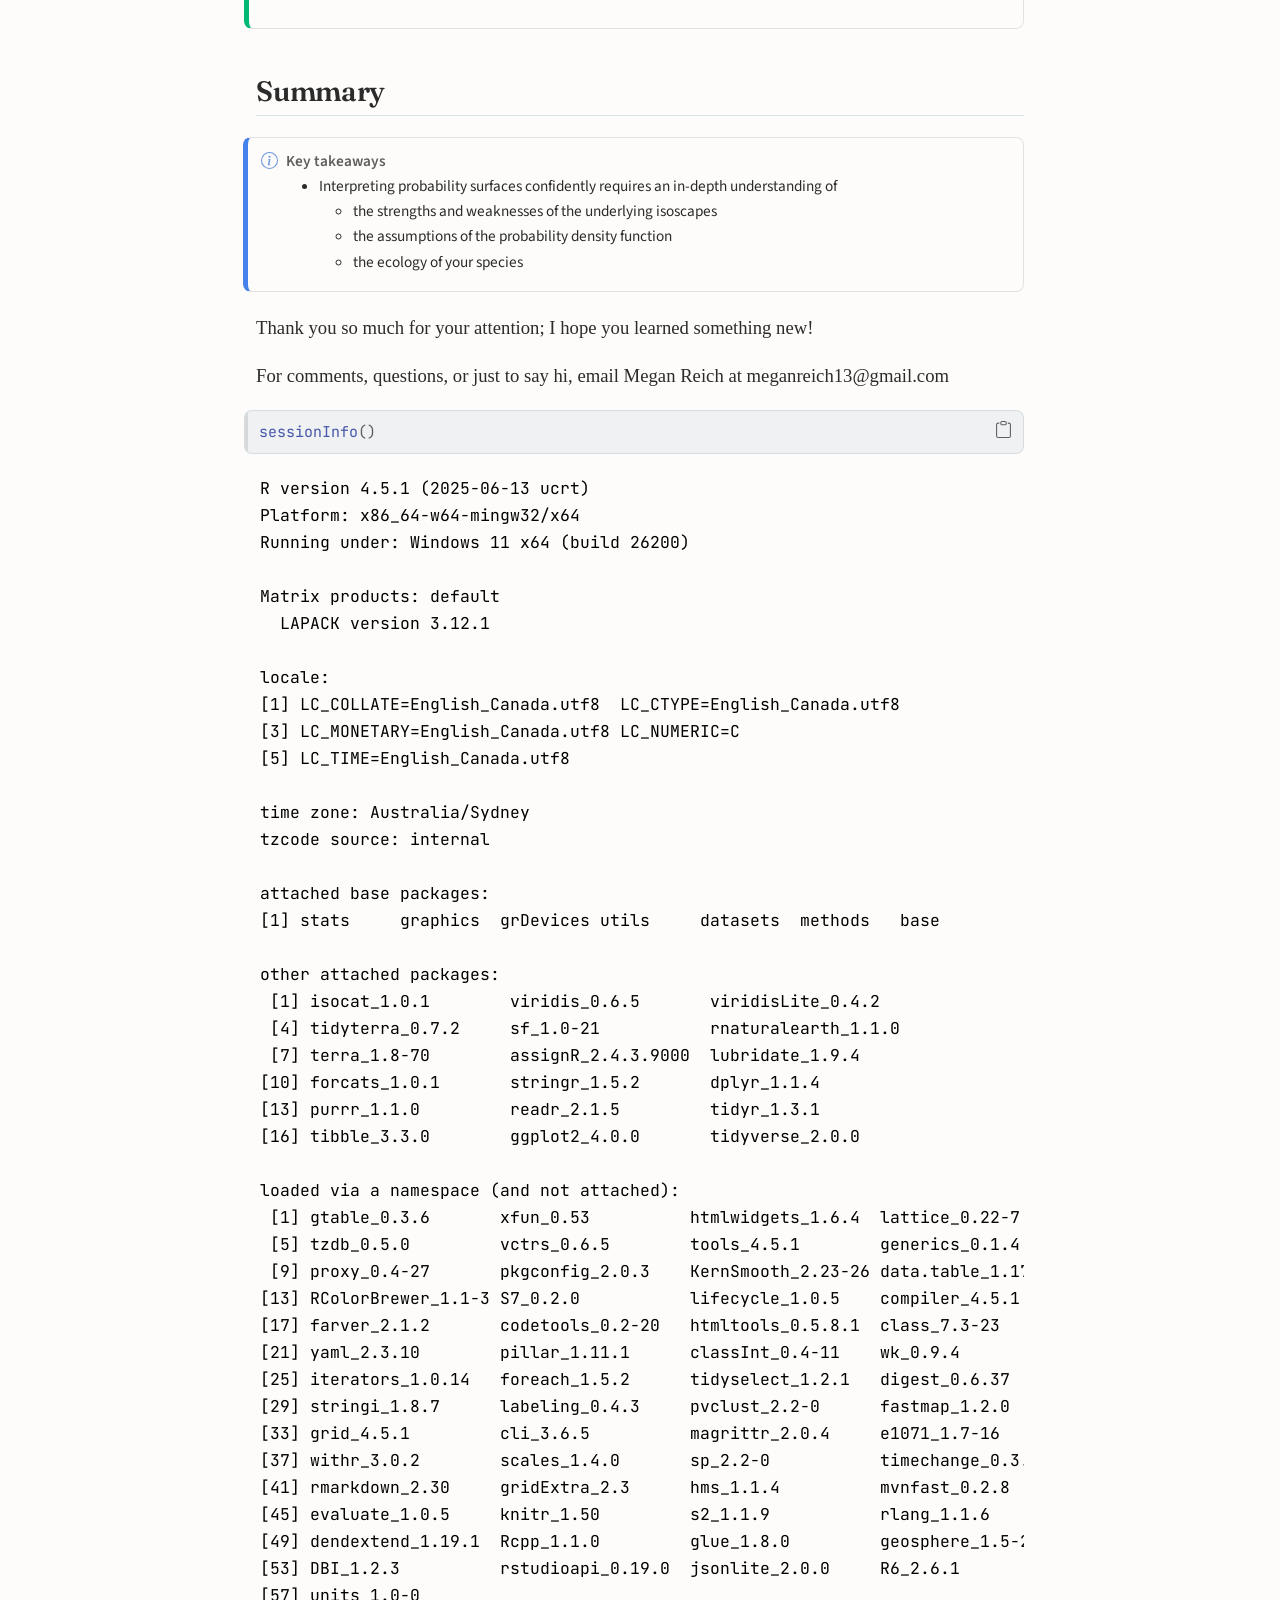
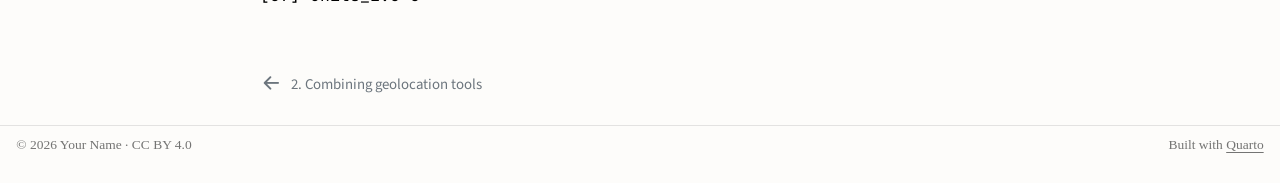
<file: docs/03-section-summarising.html>
<!DOCTYPE html>
<html xmlns="http://www.w3.org/1999/xhtml" lang="en" xml:lang="en"><head>
<meta http-equiv="Content-Type" content="text/html; charset=UTF-8">
<meta charset="utf-8">
<meta name="generator" content="quarto-1.7.32">
<meta name="viewport" content="width=device-width, initial-scale=1.0, user-scalable=yes">
<title>3. Summarizing outputs – Strontium isotope geolocation for terrestrial ecology: Module 3</title>
<style>
code{white-space: pre-wrap;}
span.smallcaps{font-variant: small-caps;}
div.columns{display: flex; gap: min(4vw, 1.5em);}
div.column{flex: auto; overflow-x: auto;}
div.hanging-indent{margin-left: 1.5em; text-indent: -1.5em;}
ul.task-list{list-style: none;}
ul.task-list li input[type="checkbox"] {
  width: 0.8em;
  margin: 0 0.8em 0.2em -1em; /* quarto-specific, see https://github.com/quarto-dev/quarto-cli/issues/4556 */ 
  vertical-align: middle;
}
/* CSS for syntax highlighting */
html { -webkit-text-size-adjust: 100%; }
pre > code.sourceCode { white-space: pre; position: relative; }
pre > code.sourceCode > span { display: inline-block; line-height: 1.25; }
pre > code.sourceCode > span:empty { height: 1.2em; }
.sourceCode { overflow: visible; }
code.sourceCode > span { color: inherit; text-decoration: inherit; }
div.sourceCode { margin: 1em 0; }
pre.sourceCode { margin: 0; }
@media screen {
div.sourceCode { overflow: auto; }
}
@media print {
pre > code.sourceCode { white-space: pre-wrap; }
pre > code.sourceCode > span { text-indent: -5em; padding-left: 5em; }
}
pre.numberSource code
  { counter-reset: source-line 0; }
pre.numberSource code > span
  { position: relative; left: -4em; counter-increment: source-line; }
pre.numberSource code > span > a:first-child::before
  { content: counter(source-line);
    position: relative; left: -1em; text-align: right; vertical-align: baseline;
    border: none; display: inline-block;
    -webkit-touch-callout: none; -webkit-user-select: none;
    -khtml-user-select: none; -moz-user-select: none;
    -ms-user-select: none; user-select: none;
    padding: 0 4px; width: 4em;
  }
pre.numberSource { margin-left: 3em;  padding-left: 4px; }
div.sourceCode
  {   }
@media screen {
pre > code.sourceCode > span > a:first-child::before { text-decoration: underline; }
}
</style>

<script src="site_libs/quarto-nav/quarto-nav.js"></script>
<script src="site_libs/quarto-nav/headroom.min.js"></script>
<script src="site_libs/clipboard/clipboard.min.js"></script>
<script src="site_libs/quarto-search/autocomplete.umd.js"></script>
<script src="site_libs/quarto-search/fuse.min.js"></script>
<script src="site_libs/quarto-search/quarto-search.js"></script>
<meta name="quarto:offset" content="./">
<link href="./02-section-priors.html" rel="prev">
<script src="site_libs/quarto-html/quarto.js" type="module"></script>
<script src="site_libs/quarto-html/tabsets/tabsets.js" type="module"></script>
<script src="site_libs/quarto-html/popper.min.js"></script>
<script src="site_libs/quarto-html/tippy.umd.min.js"></script>
<script src="site_libs/quarto-html/anchor.min.js"></script>
<link href="site_libs/quarto-html/tippy.css" rel="stylesheet">
<link href="site_libs/quarto-html/quarto-syntax-highlighting-7c9fb470e388fe74ed461bc0ec3f5e97.css" rel="stylesheet" id="quarto-text-highlighting-styles">
<script src="site_libs/bootstrap/bootstrap.min.js"></script>
<link href="site_libs/bootstrap/bootstrap-icons.css" rel="stylesheet">
<link href="site_libs/bootstrap/bootstrap-0a8c9ddc1c7db0f019b45b92c17cc5a5.min.css" rel="stylesheet" append-hash="true" id="quarto-bootstrap" data-mode="light"><script id="quarto-search-options" type="application/json">{
  "location": "sidebar",
  "copy-button": false,
  "collapse-after": 3,
  "panel-placement": "start",
  "type": "textbox",
  "limit": 50,
  "keyboard-shortcut": [
    "f",
    "/",
    "s"
  ],
  "language": {
    "search-no-results-text": "No results",
    "search-matching-documents-text": "matching documents",
    "search-copy-link-title": "Copy link to search",
    "search-hide-matches-text": "Hide additional matches",
    "search-more-match-text": "more match in this document",
    "search-more-matches-text": "more matches in this document",
    "search-clear-button-title": "Clear",
    "search-text-placeholder": "",
    "search-detached-cancel-button-title": "Cancel",
    "search-submit-button-title": "Submit",
    "search-label": "Search"
  }
}</script><style>html{ scroll-behavior: smooth; }</style>
<link href="site_libs/pagedtable-1.1/css/pagedtable.css" rel="stylesheet">
<script src="site_libs/pagedtable-1.1/js/pagedtable.js"></script>
</head>
<body class="nav-sidebar docked nav-fixed quarto-light">

<div id="quarto-search-results"></div>
  <header id="quarto-header" class="headroom fixed-top"><nav class="navbar navbar-expand-lg " data-bs-theme="dark"><div class="navbar-container container-fluid">
      <div class="navbar-brand-container mx-auto">
    <a class="navbar-brand" href="./index.html">
    <span class="navbar-title">Strontium isotope geolocation for terrestrial ecology: Module 3</span>
    </a>
  </div>
          <button class="navbar-toggler" type="button" data-bs-toggle="collapse" data-bs-target="#navbarCollapse" aria-controls="navbarCollapse" role="menu" aria-expanded="false" aria-label="Toggle navigation" onclick="if (window.quartoToggleHeadroom) { window.quartoToggleHeadroom(); }">
  <span class="navbar-toggler-icon"></span>
</button>
          <div class="collapse navbar-collapse" id="navbarCollapse">
            <ul class="navbar-nav navbar-nav-scroll me-auto">
<li class="nav-item">
    <a class="nav-link active" href="./index.html" aria-current="page"> 
<span class="menu-text">Home</span></a>
  </li>  
</ul>
<ul class="navbar-nav navbar-nav-scroll ms-auto">
<li class="nav-item compact">
    <a class="nav-link" href="https://meganreich.github.io/Isoecol2026_Srworkshop_P3"> <i class="bi bi-github" role="img" aria-label="GitHub">
</i> 
<span class="menu-text"></span></a>
  </li>  
</ul>
</div> <!-- /navcollapse -->
            <div class="quarto-navbar-tools">
  <a href="" class="quarto-reader-toggle quarto-navigation-tool px-1" onclick="window.quartoToggleReader(); return false;" title="Toggle reader mode">
  <div class="quarto-reader-toggle-btn">
  <i class="bi"></i>
  </div>
</a>
</div>
      </div> <!-- /container-fluid -->
    </nav><nav class="quarto-secondary-nav"><div class="container-fluid d-flex">
      <button type="button" class="quarto-btn-toggle btn" data-bs-toggle="collapse" role="button" data-bs-target=".quarto-sidebar-collapse-item" aria-controls="quarto-sidebar" aria-expanded="false" aria-label="Toggle sidebar navigation" onclick="if (window.quartoToggleHeadroom) { window.quartoToggleHeadroom(); }">
        <i class="bi bi-layout-text-sidebar-reverse"></i>
      </button>
        <nav class="quarto-page-breadcrumbs" aria-label="breadcrumb"><ol class="breadcrumb"><li class="breadcrumb-item"><a href="./01-section-template.html">Workshop</a></li><li class="breadcrumb-item"><a href="./03-section-summarising.html">3. Summarizing outputs</a></li></ol></nav>
        <a class="flex-grow-1" role="navigation" data-bs-toggle="collapse" data-bs-target=".quarto-sidebar-collapse-item" aria-controls="quarto-sidebar" aria-expanded="false" aria-label="Toggle sidebar navigation" onclick="if (window.quartoToggleHeadroom) { window.quartoToggleHeadroom(); }">      
        </a>
      <button type="button" class="btn quarto-search-button" aria-label="Search" onclick="window.quartoOpenSearch();">
        <i class="bi bi-search"></i>
      </button>
    </div>
  </nav></header><!-- content --><div id="quarto-content" class="quarto-container page-columns page-rows-contents page-layout-article page-navbar">
<!-- sidebar -->
  <nav id="quarto-sidebar" class="sidebar collapse collapse-horizontal quarto-sidebar-collapse-item sidebar-navigation docked overflow-auto"><div class="mt-2 flex-shrink-0 align-items-center">
        <div class="sidebar-search">
        <div id="quarto-search" class="" title="Search"></div>
        </div>
        </div>
    <div class="sidebar-menu-container"> 
    <ul class="list-unstyled mt-1">
<li class="sidebar-item">
  <div class="sidebar-item-container"> 
  <a href="./index.html" class="sidebar-item-text sidebar-link">
 <span class="menu-text">Welcome</span></a>
  </div>
</li>
        <li class="sidebar-item sidebar-item-section">
      <div class="sidebar-item-container"> 
            <a class="sidebar-item-text sidebar-link text-start" data-bs-toggle="collapse" data-bs-target="#quarto-sidebar-section-1" role="navigation" aria-expanded="true">
 <span class="menu-text">Workshop</span></a>
          <a class="sidebar-item-toggle text-start" data-bs-toggle="collapse" data-bs-target="#quarto-sidebar-section-1" role="navigation" aria-expanded="true" aria-label="Toggle section">
            <i class="bi bi-chevron-right ms-2"></i>
          </a> 
      </div>
      <ul id="quarto-sidebar-section-1" class="collapse list-unstyled sidebar-section depth1 show">
<li class="sidebar-item">
  <div class="sidebar-item-container"> 
  <a href="./01-section-template.html" class="sidebar-item-text sidebar-link">
 <span class="menu-text">1. Geographic assignment</span></a>
  </div>
</li>
          <li class="sidebar-item">
  <div class="sidebar-item-container"> 
  <a href="./02-section-priors.html" class="sidebar-item-text sidebar-link">
 <span class="menu-text">2. Combining geolocation tools</span></a>
  </div>
</li>
          <li class="sidebar-item">
  <div class="sidebar-item-container"> 
  <a href="./03-section-summarising.html" class="sidebar-item-text sidebar-link active">
 <span class="menu-text">3. Summarizing outputs</span></a>
  </div>
</li>
      </ul>
</li>
    </ul>
</div>
</nav><div id="quarto-sidebar-glass" class="quarto-sidebar-collapse-item" data-bs-toggle="collapse" data-bs-target=".quarto-sidebar-collapse-item"></div>
<!-- margin-sidebar -->
    <div id="quarto-margin-sidebar" class="sidebar margin-sidebar">
        <nav id="TOC" role="doc-toc" class="toc-active"><h2 id="toc-title">On this page</h2>
   
  <ul>
<li><a href="#overview" id="toc-overview" class="nav-link active" data-scroll-target="#overview">Overview</a></li>
  <li><a href="#setting-up" id="toc-setting-up" class="nav-link" data-scroll-target="#setting-up">Setting up</a></li>
  <li>
<a href="#stacked-maps" id="toc-stacked-maps" class="nav-link" data-scroll-target="#stacked-maps">Stacked maps</a>
  <ul class="collapse">
<li><a href="#map-it" id="toc-map-it" class="nav-link" data-scroll-target="#map-it">map it!</a></li>
  <li><a href="#think-pair-share-reading-the-stacked-map" id="toc-think-pair-share-reading-the-stacked-map" class="nav-link" data-scroll-target="#think-pair-share-reading-the-stacked-map">🗺️ Think · Pair · Share: reading the stacked map</a></li>
  </ul>
</li>
  <li>
<a href="#cluster-analysis" id="toc-cluster-analysis" class="nav-link" data-scroll-target="#cluster-analysis">Cluster analysis</a>
  <ul class="collapse">
<li><a href="#spatial-similarity-with-isocat" id="toc-spatial-similarity-with-isocat" class="nav-link" data-scroll-target="#spatial-similarity-with-isocat">Spatial similarity with isocat</a></li>
  </ul>
</li>
  <li><a href="#summary" id="toc-summary" class="nav-link" data-scroll-target="#summary">Summary</a></li>
  </ul></nav>
    </div>
<!-- main -->
<main class="content" id="quarto-document-content"><header id="title-block-header" class="quarto-title-block default"><nav class="quarto-page-breadcrumbs quarto-title-breadcrumbs d-none d-lg-block" aria-label="breadcrumb"><ol class="breadcrumb"><li class="breadcrumb-item"><a href="./01-section-template.html">Workshop</a></li><li class="breadcrumb-item"><a href="./03-section-summarising.html">3. Summarizing outputs</a></li></ol></nav><div class="quarto-title">
<h1 class="title">3. Summarizing outputs</h1>
<p class="subtitle lead">Summarize posterior probability surfaces</p>
</div>



<div class="quarto-title-meta">

    
  
    <div>
    <div class="quarto-title-meta-heading">Modified</div>
    <div class="quarto-title-meta-contents">
      <p class="date-modified">October 10, 2026</p>
    </div>
  </div>
    
  </div>
  


</header><div class="callout callout-style-simple callout-note no-icon callout-titled">
<div class="callout-header d-flex align-content-center">
<div class="callout-icon-container">
<i class="callout-icon no-icon"></i>
</div>
<div class="callout-title-container flex-fill">
In this section
</div>
</div>
<div class="callout-body-container callout-body">
<ul>
<li>
<strong>You’ll learn:</strong> a few ways to summarize your results</li>
<li>
<strong>You’ll need:</strong> the same packages and data from earlier sections</li>
<li>
<strong>Time:</strong> about 30 minutes</li>
</ul>
</div>
</div>
<section id="overview" class="level2"><h2 class="anchored" data-anchor-id="overview">Overview</h2>
<p>Your isoscapes are optimized and your study species/material are confidently assigned to origin, but now you’re left with all these posterior probability surfaces! Let’s explore some ways you can interpret and summarize your results.</p>
</section><section id="setting-up" class="level2"><h2 class="anchored" data-anchor-id="setting-up">Setting up</h2>
<div class="cell">
<div class="sourceCode" id="cb1"><pre class="downlit sourceCode r code-with-copy"><code class="sourceCode R"><span><span class="kw"><a href="https://rdrr.io/r/base/library.html">library</a></span><span class="op">(</span><span class="va"><a href="https://tidyverse.tidyverse.org">tidyverse</a></span><span class="op">)</span></span>
<span><span class="kw"><a href="https://rdrr.io/r/base/library.html">library</a></span><span class="op">(</span><span class="va">assignR</span><span class="op">)</span></span>
<span><span class="kw"><a href="https://rdrr.io/r/base/library.html">library</a></span><span class="op">(</span><span class="va"><a href="https://rspatial.org/">terra</a></span><span class="op">)</span></span>
<span><span class="kw"><a href="https://rdrr.io/r/base/library.html">library</a></span><span class="op">(</span><span class="va"><a href="https://docs.ropensci.org/rnaturalearth/">rnaturalearth</a></span><span class="op">)</span></span>
<span><span class="kw"><a href="https://rdrr.io/r/base/library.html">library</a></span><span class="op">(</span><span class="va"><a href="https://r-spatial.github.io/sf/">sf</a></span><span class="op">)</span></span>
<span><span class="kw"><a href="https://rdrr.io/r/base/library.html">library</a></span><span class="op">(</span><span class="va"><a href="https://dieghernan.github.io/tidyterra/">tidyterra</a></span><span class="op">)</span></span>
<span><span class="kw"><a href="https://rdrr.io/r/base/library.html">library</a></span><span class="op">(</span><span class="va"><a href="https://sjmgarnier.github.io/viridis/">viridis</a></span><span class="op">)</span></span>
<span><span class="kw"><a href="https://rdrr.io/r/base/library.html">library</a></span><span class="op">(</span><span class="va"><a href="https://github.com/cjcampbell/isocat">isocat</a></span><span class="op">)</span></span></code><button title="Copy to Clipboard" class="code-copy-button"><i class="bi"></i></button></pre></div>
</div>
<div class="callout callout-style-default callout-note callout-titled">
<div class="callout-header d-flex align-content-center" data-bs-toggle="collapse" data-bs-target=".callout-2-contents" aria-controls="callout-2" aria-expanded="false" aria-label="Toggle callout">
<div class="callout-icon-container">
<i class="callout-icon"></i>
</div>
<div class="callout-title-container flex-fill">
Show the data-loading code
</div>
<div class="callout-btn-toggle d-inline-block border-0 py-1 ps-1 pe-0 float-end"><i class="callout-toggle"></i></div>
</div>
<div id="callout-2" class="callout-2-contents callout-collapse collapse">
<div class="callout-body-container callout-body">
<div class="cell">
<div class="sourceCode" id="cb2"><pre class="downlit sourceCode r code-with-copy"><code class="sourceCode R"><span><span class="va">unknown</span> <span class="op">&lt;-</span> <span class="fu"><a href="https://rdrr.io/r/utils/read.table.html">read.csv</a></span><span class="op">(</span><span class="st">"Module3_assignment/unknown.csv"</span><span class="op">)</span></span>
<span><span class="va">Sr_iso_mean</span> <span class="op">&lt;-</span> <span class="fu"><a href="https://rspatial.github.io/terra/reference/rast.html">rast</a></span><span class="op">(</span><span class="st">"Module3_assignment/rf_all_pred.tif"</span><span class="op">)</span></span>
<span><span class="va">Sr_iso_sd</span> <span class="op">&lt;-</span> <span class="fu"><a href="https://rspatial.github.io/terra/reference/rast.html">rast</a></span><span class="op">(</span><span class="st">"Module3_assignment/rf_all_sd.tif"</span><span class="op">)</span></span>
<span><span class="va">Sr_iso</span> <span class="op">&lt;-</span> <span class="fu"><a href="https://rdrr.io/r/base/c.html">c</a></span><span class="op">(</span><span class="va">Sr_iso_mean</span>, <span class="va">Sr_iso_sd</span><span class="op">)</span></span>
<span><span class="va">d2Hw_isoscape</span> <span class="op">&lt;-</span> <span class="fu">terra</span><span class="fu">::</span><span class="fu"><a href="https://rspatial.github.io/terra/reference/rast.html">rast</a></span><span class="op">(</span><span class="st">"Module3_assignment/d2Hw_isoscape.tif"</span><span class="op">)</span></span>
<span><span class="va">ENM_Sept</span> <span class="op">&lt;-</span> <span class="fu">terra</span><span class="fu">::</span><span class="fu"><a href="https://rspatial.github.io/terra/reference/rast.html">rast</a></span><span class="op">(</span><span class="st">"Module3_assignment/ENM_Sept.tif"</span><span class="op">)</span></span>
<span><span class="va">iso_vals</span>  <span class="op">&lt;-</span> <span class="fu"><a href="https://rspatial.github.io/terra/reference/values.html">values</a></span><span class="op">(</span><span class="va">d2Hw_isoscape</span><span class="op">[[</span><span class="fl">1</span><span class="op">]</span><span class="op">]</span>, na.rm <span class="op">=</span> <span class="cn">TRUE</span><span class="op">)</span></span>
<span><span class="va">iso_range</span> <span class="op">&lt;-</span> <span class="fu"><a href="https://rdrr.io/r/base/range.html">range</a></span><span class="op">(</span><span class="va">iso_vals</span><span class="op">)</span></span>
<span><span class="va">unknown_dual</span> <span class="op">&lt;-</span> <span class="va">unknown</span> <span class="op"><a href="https://magrittr.tidyverse.org/reference/pipe.html">%&gt;%</a></span></span>
<span>  <span class="fu"><a href="https://dplyr.tidyverse.org/reference/mutate.html">mutate</a></span><span class="op">(</span>in_range <span class="op">=</span> <span class="va">d2H</span> <span class="op">&gt;=</span> <span class="va">iso_range</span><span class="op">[</span><span class="fl">1</span><span class="op">]</span> <span class="op">&amp;</span> <span class="va">d2H</span> <span class="op">&lt;=</span> <span class="va">iso_range</span><span class="op">[</span><span class="fl">2</span><span class="op">]</span><span class="op">)</span> <span class="op"><a href="https://magrittr.tidyverse.org/reference/pipe.html">%&gt;%</a></span></span>
<span>  <span class="fu"><a href="https://dplyr.tidyverse.org/reference/filter.html">filter</a></span><span class="op">(</span><span class="va">in_range</span> <span class="op">==</span> <span class="cn">T</span><span class="op">)</span> <span class="op"><a href="https://magrittr.tidyverse.org/reference/pipe.html">%&gt;%</a></span></span>
<span>  <span class="fu"><a href="https://dplyr.tidyverse.org/reference/filter.html">filter</a></span><span class="op">(</span><span class="va">Sample_ID</span> <span class="op">!=</span> <span class="st">"RVcoll14B025"</span><span class="op">)</span> <span class="op"><a href="https://magrittr.tidyverse.org/reference/pipe.html">%&gt;%</a></span></span>
<span>  <span class="fu">dplyr</span><span class="fu">::</span><span class="fu"><a href="https://dplyr.tidyverse.org/reference/select.html">select</a></span><span class="op">(</span><span class="va">Sample_ID</span>, <span class="va">Sr8786</span>, <span class="va">d2H</span><span class="op">)</span></span>
<span><span class="va">dual_isoscapes</span> <span class="op">&lt;-</span> <span class="fu"><a href="https://rdrr.io/pkg/assignR/man/isoStack.html">isoStack</a></span><span class="op">(</span><span class="va">Sr_iso</span>, <span class="va">d2Hw_isoscape</span><span class="op">)</span></span>
<span><span class="va">prior_probsurfaces</span> <span class="op">&lt;-</span> <span class="fu"><a href="https://rdrr.io/pkg/assignR/man/pdRaster.html">pdRaster</a></span><span class="op">(</span>r <span class="op">=</span> <span class="va">dual_isoscapes</span>, unknown <span class="op">=</span> <span class="va">unknown_dual</span>, prior <span class="op">=</span> <span class="va">ENM_Sept</span><span class="op">)</span></span></code><button title="Copy to Clipboard" class="code-copy-button"><i class="bi"></i></button></pre></div>
<div class="cell-output-display">
<div>
<figure class="figure"><p><img src="03-section-summarising_files/figure-html/unnamed-chunk-1-1.png" class="img-fluid figure-img" width="768"></p>
</figure>
</div>
</div>
<div class="cell-output cell-output-stdout">
<pre><code>NULL</code></pre>
</div>
<div class="sourceCode" id="cb4"><pre class="downlit sourceCode r code-with-copy"><code class="sourceCode R"><span><span class="va">eck</span> <span class="op">&lt;-</span> <span class="fu"><a href="https://rspatial.github.io/terra/reference/crs.html">crs</a></span><span class="op">(</span><span class="va">Sr_iso_mean</span><span class="op">)</span></span>
<span><span class="va">WGS84</span> <span class="op">&lt;-</span> <span class="st">'+init=EPSG:4326'</span></span>
<span><span class="va">sa</span> <span class="op">&lt;-</span> <span class="fu"><a href="https://rspatial.github.io/terra/reference/ext.html">ext</a></span><span class="op">(</span><span class="fu"><a href="https://rdrr.io/r/base/c.html">c</a></span><span class="op">(</span><span class="fl">16.5</span>, <span class="fl">35</span>, <span class="op">-</span><span class="fl">36</span>, <span class="op">-</span><span class="fl">22</span><span class="op">)</span><span class="op">)</span> <span class="co">#(xmin, xmax, ymin, ymax</span></span>
<span><span class="va">SA_outline</span> <span class="op">&lt;-</span> <span class="fu">rnaturalearth</span><span class="fu">::</span><span class="fu"><a href="https://docs.ropensci.org/rnaturalearth/reference/ne_countries.html">ne_countries</a></span><span class="op">(</span></span>
<span>  country <span class="op">=</span> <span class="fu"><a href="https://rdrr.io/r/base/c.html">c</a></span><span class="op">(</span><span class="st">"South Africa"</span>, <span class="st">"Lesotho"</span>, <span class="st">"Eswatini"</span><span class="op">)</span>,returnclass <span class="op">=</span> <span class="st">"sf"</span><span class="op">)</span> <span class="op"><a href="https://magrittr.tidyverse.org/reference/pipe.html">%&gt;%</a></span></span>
<span>  <span class="fu">sf</span><span class="fu">::</span><span class="fu"><a href="https://r-spatial.github.io/sf/reference/st_as_sf.html">st_as_sf</a></span><span class="op">(</span><span class="va">.</span>, crs<span class="op">=</span><span class="va">WGS84</span><span class="op">)</span> <span class="op"><a href="https://magrittr.tidyverse.org/reference/pipe.html">%&gt;%</a></span></span>
<span>  <span class="fu"><a href="https://r-spatial.github.io/sf/reference/st_crop.html">st_crop</a></span><span class="op">(</span><span class="va">sa</span><span class="op">)</span> <span class="op"><a href="https://magrittr.tidyverse.org/reference/pipe.html">%&gt;%</a></span> </span>
<span>  <span class="fu">sf</span><span class="fu">::</span><span class="fu"><a href="https://r-spatial.github.io/sf/reference/st_transform.html">st_transform</a></span><span class="op">(</span>crs<span class="op">=</span><span class="va">eck</span><span class="op">)</span> </span>
<span><span class="va">unknown_dualxy</span><span class="op">&lt;-</span><span class="va">unknown</span> <span class="op"><a href="https://magrittr.tidyverse.org/reference/pipe.html">%&gt;%</a></span></span>
<span>  <span class="fu"><a href="https://dplyr.tidyverse.org/reference/mutate.html">mutate</a></span><span class="op">(</span>in_range <span class="op">=</span> <span class="va">d2H</span> <span class="op">&gt;=</span> <span class="va">iso_range</span><span class="op">[</span><span class="fl">1</span><span class="op">]</span> <span class="op">&amp;</span> <span class="va">d2H</span> <span class="op">&lt;=</span> <span class="va">iso_range</span><span class="op">[</span><span class="fl">2</span><span class="op">]</span><span class="op">)</span> <span class="op"><a href="https://magrittr.tidyverse.org/reference/pipe.html">%&gt;%</a></span></span>
<span>  <span class="fu"><a href="https://dplyr.tidyverse.org/reference/filter.html">filter</a></span><span class="op">(</span><span class="va">in_range</span> <span class="op">==</span> <span class="cn">T</span><span class="op">)</span> <span class="op"><a href="https://magrittr.tidyverse.org/reference/pipe.html">%&gt;%</a></span></span>
<span>  <span class="fu"><a href="https://dplyr.tidyverse.org/reference/filter.html">filter</a></span><span class="op">(</span><span class="va">Sample_ID</span> <span class="op">!=</span> <span class="st">"RVcoll14B025"</span><span class="op">)</span> <span class="op"><a href="https://magrittr.tidyverse.org/reference/pipe.html">%&gt;%</a></span></span>
<span>  <span class="fu"><a href="https://r-spatial.github.io/sf/reference/st_as_sf.html">st_as_sf</a></span><span class="op">(</span><span class="va">.</span>, coords<span class="op">=</span><span class="fu"><a href="https://rdrr.io/r/base/c.html">c</a></span><span class="op">(</span><span class="st">"Lon"</span>,<span class="st">"Lat"</span><span class="op">)</span>, crs<span class="op">=</span><span class="va">WGS84</span><span class="op">)</span><span class="op"><a href="https://magrittr.tidyverse.org/reference/pipe.html">%&gt;%</a></span> </span>
<span>  <span class="fu"><a href="https://r-spatial.github.io/sf/reference/st_transform.html">st_transform</a></span><span class="op">(</span>crs<span class="op">=</span><span class="va">eck</span><span class="op">)</span></span></code><button title="Copy to Clipboard" class="code-copy-button"><i class="bi"></i></button></pre></div>
</div>
</div>
</div>
</div>
</section><section id="stacked-maps" class="level2"><h2 class="anchored" data-anchor-id="stacked-maps">Stacked maps</h2>
<p>One classic way we could choose to deal with the large amount of information contained in a probability surface is to make the surface binary: areas of “low” and “high” probability.</p>
<div class="cell">
<div class="sourceCode" id="cb5"><pre class="downlit sourceCode r code-with-copy"><code class="sourceCode R"><span><span class="va">prior_binary</span> <span class="op">&lt;-</span> <span class="fu">assignR</span><span class="fu">::</span><span class="fu"><a href="https://rdrr.io/pkg/assignR/man/qtlRaster.html">qtlRaster</a></span><span class="op">(</span>pdR <span class="op">=</span> <span class="va">prior_probsurfaces</span>, threshold <span class="op">=</span> <span class="fl">0.333</span>, thresholdType <span class="op">=</span> <span class="st">"prob"</span><span class="op">)</span></span></code><button title="Copy to Clipboard" class="code-copy-button"><i class="bi"></i></button></pre></div>
<div class="cell-output-display">
<div>
<figure class="figure"><p><img src="03-section-summarising_files/figure-html/unnamed-chunk-2-1.png" class="img-fluid figure-img" width="768"></p>
</figure>
</div>
</div>
<div class="cell-output-display">
<div>
<figure class="figure"><p><img src="03-section-summarising_files/figure-html/unnamed-chunk-2-2.png" class="img-fluid figure-img" width="768"></p>
</figure>
</div>
</div>
<div class="cell-output-display">
<div>
<figure class="figure"><p><img src="03-section-summarising_files/figure-html/unnamed-chunk-2-3.png" class="img-fluid figure-img" width="768"></p>
</figure>
</div>
</div>
<div class="cell-output-display">
<div>
<figure class="figure"><p><img src="03-section-summarising_files/figure-html/unnamed-chunk-2-4.png" class="img-fluid figure-img" width="768"></p>
</figure>
</div>
</div>
<div class="cell-output-display">
<div>
<figure class="figure"><p><img src="03-section-summarising_files/figure-html/unnamed-chunk-2-5.png" class="img-fluid figure-img" width="768"></p>
</figure>
</div>
</div>
<div class="cell-output-display">
<div>
<figure class="figure"><p><img src="03-section-summarising_files/figure-html/unnamed-chunk-2-6.png" class="img-fluid figure-img" width="768"></p>
</figure>
</div>
</div>
</div>
<div class="callout callout-style-default callout-tip callout-titled">
<div class="callout-header d-flex align-content-center">
<div class="callout-icon-container">
<i class="callout-icon"></i>
</div>
<div class="callout-title-container flex-fill">
Tip
</div>
</div>
<div class="callout-body-container callout-body">
<p>It’s become traditional to use a 2:1 odds ratio, but you can explore and optimize the odds ratio used (check out the assignR:QA function for inspiration)</p>
</div>
</div>
<section id="map-it" class="level3"><h3 class="anchored" data-anchor-id="map-it">map it!</h3>
<p>A stacked map is the sum of the binary surfaces.</p>
<div class="cell">
<div class="sourceCode" id="cb6"><pre class="downlit sourceCode r code-with-copy"><code class="sourceCode R"><span><span class="va">prior_stacked</span> <span class="op">&lt;-</span> <span class="fu"><a href="https://rdrr.io/r/base/sum.html">sum</a></span><span class="op">(</span><span class="va">prior_binary</span><span class="op">)</span></span>
<span></span>
<span><span class="fu"><a href="https://ggplot2.tidyverse.org/reference/ggplot.html">ggplot</a></span><span class="op">(</span><span class="op">)</span><span class="op">+</span></span>
<span>  <span class="fu"><a href="https://dieghernan.github.io/tidyterra/reference/geom_spatraster.html">geom_spatraster</a></span><span class="op">(</span>data<span class="op">=</span><span class="va">prior_stacked</span><span class="op">)</span><span class="op">+</span> <span class="co"># stacked map</span></span>
<span>  <span class="fu"><a href="https://dieghernan.github.io/tidyterra/reference/ggspatvector.html">geom_spatvector</a></span><span class="op">(</span>data<span class="op">=</span><span class="va">SA_outline</span>,fill<span class="op">=</span><span class="cn">NA</span>,colour<span class="op">=</span><span class="st">"black"</span><span class="op">)</span><span class="op">+</span> <span class="co"># country outline</span></span>
<span>  <span class="fu"><a href="https://ggplot2.tidyverse.org/reference/ggsf.html">geom_sf</a></span><span class="op">(</span>data<span class="op">=</span><span class="va">unknown_dualxy</span>,pch<span class="op">=</span><span class="fl">1</span>, col<span class="op">=</span><span class="st">"red3"</span>,cex<span class="op">=</span><span class="fl">2.5</span><span class="op">)</span><span class="op">+</span>  <span class="co"># butterfly collection sites</span></span>
<span>  <span class="fu"><a href="https://sjmgarnier.github.io/viridis/reference/scale_viridis.html">scale_fill_viridis</a></span><span class="op">(</span>option<span class="op">=</span><span class="st">"turbo"</span>, na.value <span class="op">=</span> <span class="cn">NA</span><span class="op">)</span><span class="op">+</span> <span class="co">#pretty colors</span></span>
<span>  <span class="fu"><a href="https://ggplot2.tidyverse.org/reference/ggtheme.html">theme_minimal</a></span><span class="op">(</span><span class="op">)</span><span class="op">+</span></span>
<span>  <span class="fu"><a href="https://ggplot2.tidyverse.org/reference/theme.html">theme</a></span><span class="op">(</span>legend.position<span class="op">=</span><span class="st">"bottom"</span><span class="op">)</span><span class="op">+</span></span>
<span>  <span class="fu"><a href="https://ggplot2.tidyverse.org/reference/theme.html">theme</a></span><span class="op">(</span>legend.key.width<span class="op">=</span><span class="fu"><a href="https://rdrr.io/r/grid/unit.html">unit</a></span><span class="op">(</span><span class="fl">2</span>, <span class="st">"cm"</span><span class="op">)</span><span class="op">)</span><span class="op">+</span></span>
<span>  <span class="fu"><a href="https://ggplot2.tidyverse.org/reference/guides.html">guides</a></span><span class="op">(</span>fill <span class="op">=</span> <span class="fu"><a href="https://ggplot2.tidyverse.org/reference/guide_colourbar.html">guide_colourbar</a></span><span class="op">(</span>direction <span class="op">=</span> <span class="st">'horizontal'</span>, <span class="co">##transform legend</span></span>
<span>                                title<span class="op">=</span> <span class="st">"what do you think the legend title should be?"</span>, <span class="co">##rename default legend</span></span>
<span>                                title.position<span class="op">=</span><span class="st">'top'</span>,</span>
<span>                                title.hjust<span class="op">=</span><span class="fl">0.5</span>,</span>
<span>                                ticks.colour<span class="op">=</span><span class="st">'#f5f5f2'</span>,</span>
<span>                                ticks.linewidth<span class="op">=</span><span class="fl">2</span>,</span>
<span>                                barwidth <span class="op">=</span> <span class="fl">15</span>,</span>
<span>                                barheight <span class="op">=</span> <span class="fl">0.75</span><span class="op">)</span><span class="op">)</span>  </span></code><button title="Copy to Clipboard" class="code-copy-button"><i class="bi"></i></button></pre></div>
<div class="cell-output-display">
<div>
<figure class="figure"><p><img src="03-section-summarising_files/figure-html/unnamed-chunk-3-1.png" class="img-fluid figure-img" width="768"></p>
</figure>
</div>
</div>
</div>
</section><section id="think-pair-share-reading-the-stacked-map" class="level3 think-pair-share"><h3 class="anchored" data-anchor-id="think-pair-share-reading-the-stacked-map">🗺️ Think · Pair · Share: reading the stacked map</h3>
<div class="tps-steps">
<div class="tps-step">
<p><strong>💭 Think</strong> <span class="tps-time">3 min</span></p>
<p>Your map has no legend title yet. On your own:</p>
<ul>
<li>What does each layer of <code>prior_binary</code> hold, and what happens when we <code><a href="https://rdrr.io/r/base/sum.html">sum()</a></code> them?</li>
<li>What is the smallest and largest value a cell could have?</li>
<li>Write a legend title that would make sense to someone who hasn’t done this workshop.</li>
</ul>
</div>
<div class="tps-step">
<p><strong>🤝 Pair</strong> <span class="tps-time">3 min</span></p>
<p>Before you look closely at your map, predict what it would look like if:</p>
<ul>
<li>🎯 all the butterflies came from the same place</li>
<li>🌍 the butterflies came from many different places</li>
</ul>
</div>
<div class="tps-step">
<p><strong>📣 Share</strong> <span class="tps-time">3 min</span></p>
<p>Now look at your map. Which prediction is it closer to?</p>
<ul>
<li>Where are the hotspots, and how do they compare with the collection sites (red circles)?</li>
<li>What can this map tell you, and what can’t it tell you?</li>
</ul>
</div>
</div>
</section><div class="callout callout-style-default callout-caution callout-titled">
<div class="callout-header d-flex align-content-center" data-bs-toggle="collapse" data-bs-target=".callout-4-contents" aria-controls="callout-4" aria-expanded="false" aria-label="Toggle callout">
<div class="callout-icon-container">
<i class="callout-icon"></i>
</div>
<div class="callout-title-container flex-fill">
Hint: check the numbers
</div>
<div class="callout-btn-toggle d-inline-block border-0 py-1 ps-1 pe-0 float-end"><i class="callout-toggle"></i></div>
</div>
<div id="callout-4" class="callout-4-contents callout-collapse collapse">
<div class="callout-body-container callout-body">
<div class="cell">
<div class="sourceCode" id="cb7"><pre class="downlit sourceCode r code-with-copy"><code class="sourceCode R"><span><span class="fu"><a href="https://rspatial.github.io/terra/reference/dimensions.html">nlyr</a></span><span class="op">(</span><span class="va">prior_binary</span><span class="op">)</span>                            <span class="co"># how many butterflies?</span></span></code><button title="Copy to Clipboard" class="code-copy-button"><i class="bi"></i></button></pre></div>
<div class="cell-output cell-output-stdout">
<pre><code>[1] 6</code></pre>
</div>
<div class="sourceCode" id="cb9"><pre class="downlit sourceCode r code-with-copy"><code class="sourceCode R"><span><span class="fu"><a href="https://rspatial.github.io/terra/reference/global.html">global</a></span><span class="op">(</span><span class="va">prior_binary</span>, <span class="st">"sum"</span>, na.rm <span class="op">=</span> <span class="cn">TRUE</span><span class="op">)</span>     <span class="co"># how many cells each butterfly selected</span></span></code><button title="Copy to Clipboard" class="code-copy-button"><i class="bi"></i></button></pre></div>
<div class="cell-output-display">
<div data-pagedtable="false">
  <script data-pagedtable-source="" type="application/json">
{"columns":[{"label":[""],"name":["_rn_"],"type":[""],"align":["left"]},{"label":["sum"],"name":[1],"type":["dbl"],"align":["right"]}],"data":[{"1":"155018","_rn_":"RVcoll07F538"},{"1":"108362","_rn_":"RVcoll07F540"},{"1":"161950","_rn_":"RVcoll07F541"},{"1":"103054","_rn_":"RVcoll07F542"},{"1":"143304","_rn_":"RVcoll07F554"},{"1":"131714","_rn_":"RVcoll07F555"}],"options":{"columns":{"min":{},"max":[10]},"rows":{"min":[10],"max":[10]},"pages":{}}}
  </script>
</div>
</div>
<div class="sourceCode" id="cb10"><pre class="downlit sourceCode r code-with-copy"><code class="sourceCode R"><span><span class="fu"><a href="https://rspatial.github.io/terra/reference/global.html">global</a></span><span class="op">(</span><span class="va">prior_stacked</span>, <span class="va">range</span>, na.rm <span class="op">=</span> <span class="cn">TRUE</span><span class="op">)</span>        <span class="co"># range of the stacked map</span></span></code><button title="Copy to Clipboard" class="code-copy-button"><i class="bi"></i></button></pre></div>
<div class="cell-output-display">
<div data-pagedtable="false">
  <script data-pagedtable-source="" type="application/json">
{"columns":[{"label":[""],"name":["_rn_"],"type":[""],"align":["left"]},{"label":["X1"],"name":[1],"type":["dbl"],"align":["right"]},{"label":["X2"],"name":[2],"type":["dbl"],"align":["right"]}],"data":[{"1":"0","2":"4","_rn_":"sum"}],"options":{"columns":{"min":{},"max":[10]},"rows":{"min":[10],"max":[10]},"pages":{}}}
  </script>
</div>
</div>
</div>
</div>
</div>
</div>
</section><section id="cluster-analysis" class="level2"><h2 class="anchored" data-anchor-id="cluster-analysis">Cluster analysis</h2>
<p>For single isotope analyses, clustering with k-means etc works well. However, once you move to combining multiple geolocation tools, you may want to compare the spatial patterns of the probability surfaces directly.</p>
<section id="spatial-similarity-with-isocat" class="level3"><h3 class="anchored" data-anchor-id="spatial-similarity-with-isocat">Spatial similarity with isocat</h3>
<p>The package <em>isocat</em> has been specifically designed for this purpose! Let’s check it out!</p>
<div class="callout callout-style-default callout-tip no-icon callout-titled">
<div class="callout-header d-flex align-content-center">
<div class="callout-icon-container">
<i class="callout-icon no-icon"></i>
</div>
<div class="callout-title-container flex-fill">
More resources
</div>
</div>
<div class="callout-body-container callout-body">
<ul>
<li>Campbell, C. J., Fitzpatrick, M. C., Vander Zanden, H. B., &amp; Nelson, D. M. (2020). Advancing interpretation of stable isotope assignment maps: Comparing and summarizing origins of known-provenance migratory bats. Animal Migration, 7(1), 27–41. <a href="https://doi.org/10.1515/ami-2020-0004" class="uri">https://doi.org/10.1515/ami-2020-0004</a>
</li>
<li><a href="https://github.com/cjcampbell/isocat" class="uri">https://github.com/cjcampbell/isocat</a></li>
</ul>
</div>
</div>
<div class="cell">
<div class="sourceCode" id="cb11"><pre class="downlit sourceCode r code-with-copy"><code class="sourceCode R"><span><span class="co">#Applies pairwise comparisons of Schoener's D-metric between each layer in a spatraster to populate a similarity matrix.</span></span>
<span><span class="va">prior_simmatrix</span> <span class="op">&lt;-</span> <span class="fu">isocat</span><span class="fu">::</span><span class="fu"><a href="https://rdrr.io/pkg/isocat/man/surfaceSimilarityMatrix.html">surfaceSimilarityMatrix</a></span><span class="op">(</span><span class="va">prior_probsurfaces</span><span class="op">)</span></span>
<span><span class="va">prior_simmatrix</span></span></code><button title="Copy to Clipboard" class="code-copy-button"><i class="bi"></i></button></pre></div>
<div class="cell-output cell-output-stdout">
<pre><code>             RVcoll07F538 RVcoll07F540 RVcoll07F541 RVcoll07F542 RVcoll07F554
RVcoll07F538    1.0000000    0.3176013    0.2803937    0.3653906    0.2696932
RVcoll07F540    0.3176013    1.0000000    0.5974350    0.8910694    0.5254899
RVcoll07F541    0.2803937    0.5974350    1.0000000    0.5535833    0.9112226
RVcoll07F542    0.3653906    0.8910694    0.5535833    1.0000000    0.4911790
RVcoll07F554    0.2696932    0.5254899    0.9112226    0.4911790    1.0000000
RVcoll07F555    0.2772339    0.4013909    0.7444744    0.3755019    0.8053080
             RVcoll07F555
RVcoll07F538    0.2772339
RVcoll07F540    0.4013909
RVcoll07F541    0.7444744
RVcoll07F542    0.3755019
RVcoll07F554    0.8053080
RVcoll07F555    1.0000000</code></pre>
</div>
</div>
<div class="cell">
<div class="sourceCode" id="cb13"><pre class="downlit sourceCode r code-with-copy"><code class="sourceCode R"><span><span class="co"># wrapper for pvclust that applies hierarchical clustering analysis to similarity matrix</span></span>
<span><span class="va">prior_cS</span> <span class="op">&lt;-</span> <span class="fu">isocat</span><span class="fu">::</span><span class="fu"><a href="https://rdrr.io/pkg/isocat/man/clusterSimmatrix.html">clusterSimmatrix</a></span><span class="op">(</span>simmatrix <span class="op">=</span> <span class="va">prior_simmatrix</span><span class="op">)</span></span></code><button title="Copy to Clipboard" class="code-copy-button"><i class="bi"></i></button></pre></div>
<div class="cell-output cell-output-stdout">
<pre><code>Bootstrap (r = 0.67)... Done.
Bootstrap (r = 0.83)... Done.
Bootstrap (r = 1.0)... Done.
Bootstrap (r = 1.17)... Done.
Bootstrap (r = 1.33)... Done.</code></pre>
</div>
<div class="sourceCode" id="cb15"><pre class="downlit sourceCode r code-with-copy"><code class="sourceCode R"><span><span class="fu"><a href="https://rspatial.github.io/terra/reference/plot.html">plot</a></span><span class="op">(</span><span class="va">prior_cS</span><span class="op">)</span></span></code><button title="Copy to Clipboard" class="code-copy-button"><i class="bi"></i></button></pre></div>
<div class="cell-output-display">
<div>
<figure class="figure"><p><img src="03-section-summarising_files/figure-html/unnamed-chunk-5-1.png" class="img-fluid figure-img" width="768"></p>
</figure>
</div>
</div>
</div>
<div class="cell">
<div class="sourceCode" id="cb16"><pre class="downlit sourceCode r code-with-copy"><code class="sourceCode R"><span><span class="co">#choose a cutoff value</span></span>
<span><span class="va">myheight</span> <span class="op">&lt;-</span> <span class="fl">0.5</span></span>
<span><span class="va">unknown_dual</span><span class="op">$</span><span class="va">cluster</span> <span class="op">&lt;-</span> <span class="fu">dendextend</span><span class="fu">::</span><span class="fu">cutree</span><span class="op">(</span><span class="va">prior_cS</span><span class="op">$</span><span class="va">hclust</span>, h <span class="op">=</span> <span class="va">myheight</span><span class="op">)</span></span>
<span><span class="va">unknown_dual</span></span></code><button title="Copy to Clipboard" class="code-copy-button"><i class="bi"></i></button></pre></div>
<div class="cell-output-display">
<div data-pagedtable="false">
  <script data-pagedtable-source="" type="application/json">
{"columns":[{"label":["Sample_ID"],"name":[1],"type":["chr"],"align":["left"]},{"label":["Sr8786"],"name":[2],"type":["dbl"],"align":["right"]},{"label":["d2H"],"name":[3],"type":["int"],"align":["right"]},{"label":["cluster"],"name":[4],"type":["int"],"align":["right"]}],"data":[{"1":"RVcoll07F538","2":"0.72384","3":"-36","4":"1"},{"1":"RVcoll07F540","2":"0.71247","3":"-31","4":"2"},{"1":"RVcoll07F541","2":"0.71355","3":"-50","4":"3"},{"1":"RVcoll07F542","2":"0.71165","3":"-32","4":"2"},{"1":"RVcoll07F554","2":"0.71341","3":"-54","4":"3"},{"1":"RVcoll07F555","2":"0.71524","3":"-56","4":"3"}],"options":{"columns":{"min":{},"max":[10]},"rows":{"min":[10],"max":[10]},"pages":{}}}
  </script>
</div>
</div>
</div>
<p>For each cluster, you could make stacked maps or a map of the average probability</p>
<div class="cell">
<div class="sourceCode" id="cb17"><pre class="downlit sourceCode r code-with-copy"><code class="sourceCode R"><span><span class="co"># summary maps of each cluster</span></span>
<span><span class="va">prior_meanSurfaces</span> <span class="op">&lt;-</span> <span class="fu"><a href="https://rdrr.io/pkg/isocat/man/meanAggregateClusterProbability.html">meanAggregateClusterProbability</a></span><span class="op">(</span>indivIDs <span class="op">=</span> <span class="va">unknown_dual</span><span class="op">$</span><span class="va">Sample_ID</span>, </span>
<span>  clusters <span class="op">=</span> <span class="va">unknown_dual</span><span class="op">$</span><span class="va">cluster</span>, </span>
<span>  surfaces <span class="op">=</span> <span class="va">prior_probsurfaces</span>, </span>
<span>  nClust <span class="op">=</span> <span class="cn">FALSE</span><span class="op">)</span></span>
<span></span>
<span><span class="fu"><a href="https://rspatial.github.io/terra/reference/plot.html">plot</a></span><span class="op">(</span><span class="va">prior_meanSurfaces</span><span class="op">)</span> </span></code><button title="Copy to Clipboard" class="code-copy-button"><i class="bi"></i></button></pre></div>
<div class="cell-output-display">
<div>
<figure class="figure"><p><img src="03-section-summarising_files/figure-html/unnamed-chunk-7-1.png" class="img-fluid figure-img" width="768"></p>
</figure>
</div>
</div>
</div>
<div class="callout callout-style-default callout-tip no-icon callout-titled">
<div class="callout-header d-flex align-content-center">
<div class="callout-icon-container">
<i class="callout-icon no-icon"></i>
</div>
<div class="callout-title-container flex-fill">
🧩 Food for thought
</div>
</div>
<div class="callout-body-container callout-body">
<p>How else could you explore the probability surfaces? Was anything flagged in the exploratory data analysis? By date? By collection site? By sex?</p>
</div>
</div>
<div class="callout callout-style-default callout-tip no-icon callout-titled">
<div class="callout-header d-flex align-content-center">
<div class="callout-icon-container">
<i class="callout-icon no-icon"></i>
</div>
<div class="callout-title-container flex-fill">
🧩 Other post-hoc analyses
</div>
</div>
<div class="callout-body-container callout-body">
<p>There are many other follow up analyses for you to explore and consider for your own studies! Here are a few:</p>
<ul>
<li><p>isotope-based distance metrics</p></li>
<li><p>direction</p></li>
<li><p>odds of originated from Region A vs Region B</p></li>
</ul>
</div>
</div>
</section></section><section id="summary" class="level2"><h2 class="anchored" data-anchor-id="summary">Summary</h2>
<div class="callout callout-style-simple callout-note callout-titled">
<div class="callout-header d-flex align-content-center">
<div class="callout-icon-container">
<i class="callout-icon"></i>
</div>
<div class="callout-title-container flex-fill">
Key takeaways
</div>
</div>
<div class="callout-body-container callout-body">
<ul>
<li>Interpreting probability surfaces confidently requires an in-depth understanding of
<ul>
<li>the strengths and weaknesses of the underlying isoscapes</li>
<li>the assumptions of the probability density function</li>
<li>the ecology of your species</li>
</ul>
</li>
</ul>
</div>
</div>
<p>Thank you so much for your attention; I hope you learned something new!</p>
<p>For comments, questions, or just to say hi, email Megan Reich at meganreich13@gmail.com</p>
<div class="cell">
<div class="sourceCode" id="cb18"><pre class="downlit sourceCode r code-with-copy"><code class="sourceCode R"><span><span class="fu"><a href="https://rdrr.io/r/utils/sessionInfo.html">sessionInfo</a></span><span class="op">(</span><span class="op">)</span></span></code><button title="Copy to Clipboard" class="code-copy-button"><i class="bi"></i></button></pre></div>
<div class="cell-output cell-output-stdout">
<pre><code>R version 4.5.1 (2025-06-13 ucrt)
Platform: x86_64-w64-mingw32/x64
Running under: Windows 11 x64 (build 26200)

Matrix products: default
  LAPACK version 3.12.1

locale:
[1] LC_COLLATE=English_Canada.utf8  LC_CTYPE=English_Canada.utf8   
[3] LC_MONETARY=English_Canada.utf8 LC_NUMERIC=C                   
[5] LC_TIME=English_Canada.utf8    

time zone: Australia/Sydney
tzcode source: internal

attached base packages:
[1] stats     graphics  grDevices utils     datasets  methods   base     

other attached packages:
 [1] isocat_1.0.1        viridis_0.6.5       viridisLite_0.4.2  
 [4] tidyterra_0.7.2     sf_1.0-21           rnaturalearth_1.1.0
 [7] terra_1.8-70        assignR_2.4.3.9000  lubridate_1.9.4    
[10] forcats_1.0.1       stringr_1.5.2       dplyr_1.1.4        
[13] purrr_1.1.0         readr_2.1.5         tidyr_1.3.1        
[16] tibble_3.3.0        ggplot2_4.0.0       tidyverse_2.0.0    

loaded via a namespace (and not attached):
 [1] gtable_0.3.6       xfun_0.53          htmlwidgets_1.6.4  lattice_0.22-7    
 [5] tzdb_0.5.0         vctrs_0.6.5        tools_4.5.1        generics_0.1.4    
 [9] proxy_0.4-27       pkgconfig_2.0.3    KernSmooth_2.23-26 data.table_1.17.8 
[13] RColorBrewer_1.1-3 S7_0.2.0           lifecycle_1.0.5    compiler_4.5.1    
[17] farver_2.1.2       codetools_0.2-20   htmltools_0.5.8.1  class_7.3-23      
[21] yaml_2.3.10        pillar_1.11.1      classInt_0.4-11    wk_0.9.4          
[25] iterators_1.0.14   foreach_1.5.2      tidyselect_1.2.1   digest_0.6.37     
[29] stringi_1.8.7      labeling_0.4.3     pvclust_2.2-0      fastmap_1.2.0     
[33] grid_4.5.1         cli_3.6.5          magrittr_2.0.4     e1071_1.7-16      
[37] withr_3.0.2        scales_1.4.0       sp_2.2-0           timechange_0.3.0  
[41] rmarkdown_2.30     gridExtra_2.3      hms_1.1.4          mvnfast_0.2.8     
[45] evaluate_1.0.5     knitr_1.50         s2_1.1.9           rlang_1.1.6       
[49] dendextend_1.19.1  Rcpp_1.1.0         glue_1.8.0         geosphere_1.5-20  
[53] DBI_1.2.3          rstudioapi_0.19.0  jsonlite_2.0.0     R6_2.6.1          
[57] units_1.0-0       </code></pre>
</div>
</div>


</section><a onclick="window.scrollTo(0, 0); return false;" role="button" id="quarto-back-to-top"><i class="bi bi-arrow-up"></i> Back to top</a></main><!-- /main --><script id="quarto-html-after-body" type="application/javascript">
  window.document.addEventListener("DOMContentLoaded", function (event) {
    const icon = "";
    const anchorJS = new window.AnchorJS();
    anchorJS.options = {
      placement: 'right',
      icon: icon
    };
    anchorJS.add('.anchored');
    const isCodeAnnotation = (el) => {
      for (const clz of el.classList) {
        if (clz.startsWith('code-annotation-')) {                     
          return true;
        }
      }
      return false;
    }
    const onCopySuccess = function(e) {
      // button target
      const button = e.trigger;
      // don't keep focus
      button.blur();
      // flash "checked"
      button.classList.add('code-copy-button-checked');
      var currentTitle = button.getAttribute("title");
      button.setAttribute("title", "Copied!");
      let tooltip;
      if (window.bootstrap) {
        button.setAttribute("data-bs-toggle", "tooltip");
        button.setAttribute("data-bs-placement", "left");
        button.setAttribute("data-bs-title", "Copied!");
        tooltip = new bootstrap.Tooltip(button, 
          { trigger: "manual", 
            customClass: "code-copy-button-tooltip",
            offset: [0, -8]});
        tooltip.show();    
      }
      setTimeout(function() {
        if (tooltip) {
          tooltip.hide();
          button.removeAttribute("data-bs-title");
          button.removeAttribute("data-bs-toggle");
          button.removeAttribute("data-bs-placement");
        }
        button.setAttribute("title", currentTitle);
        button.classList.remove('code-copy-button-checked');
      }, 1000);
      // clear code selection
      e.clearSelection();
    }
    const getTextToCopy = function(trigger) {
        const codeEl = trigger.previousElementSibling.cloneNode(true);
        for (const childEl of codeEl.children) {
          if (isCodeAnnotation(childEl)) {
            childEl.remove();
          }
        }
        return codeEl.innerText;
    }
    const clipboard = new window.ClipboardJS('.code-copy-button:not([data-in-quarto-modal])', {
      text: getTextToCopy
    });
    clipboard.on('success', onCopySuccess);
    if (window.document.getElementById('quarto-embedded-source-code-modal')) {
      const clipboardModal = new window.ClipboardJS('.code-copy-button[data-in-quarto-modal]', {
        text: getTextToCopy,
        container: window.document.getElementById('quarto-embedded-source-code-modal')
      });
      clipboardModal.on('success', onCopySuccess);
    }
      var localhostRegex = new RegExp(/^(?:http|https):\/\/localhost\:?[0-9]*\//);
      var mailtoRegex = new RegExp(/^mailto:/);
        var filterRegex = new RegExp("https:\/\/meganreich\.github\.io\/Isoecol2026_Srworkshop_P3");
      var isInternal = (href) => {
          return filterRegex.test(href) || localhostRegex.test(href) || mailtoRegex.test(href);
      }
      // Inspect non-navigation links and adorn them if external
     var links = window.document.querySelectorAll('a[href]:not(.nav-link):not(.navbar-brand):not(.toc-action):not(.sidebar-link):not(.sidebar-item-toggle):not(.pagination-link):not(.no-external):not([aria-hidden]):not(.dropdown-item):not(.quarto-navigation-tool):not(.about-link)');
      for (var i=0; i<links.length; i++) {
        const link = links[i];
        if (!isInternal(link.href)) {
          // undo the damage that might have been done by quarto-nav.js in the case of
          // links that we want to consider external
          if (link.dataset.originalHref !== undefined) {
            link.href = link.dataset.originalHref;
          }
        }
      }
    function tippyHover(el, contentFn, onTriggerFn, onUntriggerFn) {
      const config = {
        allowHTML: true,
        maxWidth: 500,
        delay: 100,
        arrow: false,
        appendTo: function(el) {
            return el.parentElement;
        },
        interactive: true,
        interactiveBorder: 10,
        theme: 'quarto',
        placement: 'bottom-start',
      };
      if (contentFn) {
        config.content = contentFn;
      }
      if (onTriggerFn) {
        config.onTrigger = onTriggerFn;
      }
      if (onUntriggerFn) {
        config.onUntrigger = onUntriggerFn;
      }
      window.tippy(el, config); 
    }
    const noterefs = window.document.querySelectorAll('a[role="doc-noteref"]');
    for (var i=0; i<noterefs.length; i++) {
      const ref = noterefs[i];
      tippyHover(ref, function() {
        // use id or data attribute instead here
        let href = ref.getAttribute('data-footnote-href') || ref.getAttribute('href');
        try { href = new URL(href).hash; } catch {}
        const id = href.replace(/^#\/?/, "");
        const note = window.document.getElementById(id);
        if (note) {
          return note.innerHTML;
        } else {
          return "";
        }
      });
    }
    const xrefs = window.document.querySelectorAll('a.quarto-xref');
    const processXRef = (id, note) => {
      // Strip column container classes
      const stripColumnClz = (el) => {
        el.classList.remove("page-full", "page-columns");
        if (el.children) {
          for (const child of el.children) {
            stripColumnClz(child);
          }
        }
      }
      stripColumnClz(note)
      if (id === null || id.startsWith('sec-')) {
        // Special case sections, only their first couple elements
        const container = document.createElement("div");
        if (note.children && note.children.length > 2) {
          container.appendChild(note.children[0].cloneNode(true));
          for (let i = 1; i < note.children.length; i++) {
            const child = note.children[i];
            if (child.tagName === "P" && child.innerText === "") {
              continue;
            } else {
              container.appendChild(child.cloneNode(true));
              break;
            }
          }
          if (window.Quarto?.typesetMath) {
            window.Quarto.typesetMath(container);
          }
          return container.innerHTML
        } else {
          if (window.Quarto?.typesetMath) {
            window.Quarto.typesetMath(note);
          }
          return note.innerHTML;
        }
      } else {
        // Remove any anchor links if they are present
        const anchorLink = note.querySelector('a.anchorjs-link');
        if (anchorLink) {
          anchorLink.remove();
        }
        if (window.Quarto?.typesetMath) {
          window.Quarto.typesetMath(note);
        }
        if (note.classList.contains("callout")) {
          return note.outerHTML;
        } else {
          return note.innerHTML;
        }
      }
    }
    for (var i=0; i<xrefs.length; i++) {
      const xref = xrefs[i];
      tippyHover(xref, undefined, function(instance) {
        instance.disable();
        let url = xref.getAttribute('href');
        let hash = undefined; 
        if (url.startsWith('#')) {
          hash = url;
        } else {
          try { hash = new URL(url).hash; } catch {}
        }
        if (hash) {
          const id = hash.replace(/^#\/?/, "");
          const note = window.document.getElementById(id);
          if (note !== null) {
            try {
              const html = processXRef(id, note.cloneNode(true));
              instance.setContent(html);
            } finally {
              instance.enable();
              instance.show();
            }
          } else {
            // See if we can fetch this
            fetch(url.split('#')[0])
            .then(res => res.text())
            .then(html => {
              const parser = new DOMParser();
              const htmlDoc = parser.parseFromString(html, "text/html");
              const note = htmlDoc.getElementById(id);
              if (note !== null) {
                const html = processXRef(id, note);
                instance.setContent(html);
              } 
            }).finally(() => {
              instance.enable();
              instance.show();
            });
          }
        } else {
          // See if we can fetch a full url (with no hash to target)
          // This is a special case and we should probably do some content thinning / targeting
          fetch(url)
          .then(res => res.text())
          .then(html => {
            const parser = new DOMParser();
            const htmlDoc = parser.parseFromString(html, "text/html");
            const note = htmlDoc.querySelector('main.content');
            if (note !== null) {
              // This should only happen for chapter cross references
              // (since there is no id in the URL)
              // remove the first header
              if (note.children.length > 0 && note.children[0].tagName === "HEADER") {
                note.children[0].remove();
              }
              const html = processXRef(null, note);
              instance.setContent(html);
            } 
          }).finally(() => {
            instance.enable();
            instance.show();
          });
        }
      }, function(instance) {
      });
    }
        let selectedAnnoteEl;
        const selectorForAnnotation = ( cell, annotation) => {
          let cellAttr = 'data-code-cell="' + cell + '"';
          let lineAttr = 'data-code-annotation="' +  annotation + '"';
          const selector = 'span[' + cellAttr + '][' + lineAttr + ']';
          return selector;
        }
        const selectCodeLines = (annoteEl) => {
          const doc = window.document;
          const targetCell = annoteEl.getAttribute("data-target-cell");
          const targetAnnotation = annoteEl.getAttribute("data-target-annotation");
          const annoteSpan = window.document.querySelector(selectorForAnnotation(targetCell, targetAnnotation));
          const lines = annoteSpan.getAttribute("data-code-lines").split(",");
          const lineIds = lines.map((line) => {
            return targetCell + "-" + line;
          })
          let top = null;
          let height = null;
          let parent = null;
          if (lineIds.length > 0) {
              //compute the position of the single el (top and bottom and make a div)
              const el = window.document.getElementById(lineIds[0]);
              top = el.offsetTop;
              height = el.offsetHeight;
              parent = el.parentElement.parentElement;
            if (lineIds.length > 1) {
              const lastEl = window.document.getElementById(lineIds[lineIds.length - 1]);
              const bottom = lastEl.offsetTop + lastEl.offsetHeight;
              height = bottom - top;
            }
            if (top !== null && height !== null && parent !== null) {
              // cook up a div (if necessary) and position it 
              let div = window.document.getElementById("code-annotation-line-highlight");
              if (div === null) {
                div = window.document.createElement("div");
                div.setAttribute("id", "code-annotation-line-highlight");
                div.style.position = 'absolute';
                parent.appendChild(div);
              }
              div.style.top = top - 2 + "px";
              div.style.height = height + 4 + "px";
              div.style.left = 0;
              let gutterDiv = window.document.getElementById("code-annotation-line-highlight-gutter");
              if (gutterDiv === null) {
                gutterDiv = window.document.createElement("div");
                gutterDiv.setAttribute("id", "code-annotation-line-highlight-gutter");
                gutterDiv.style.position = 'absolute';
                const codeCell = window.document.getElementById(targetCell);
                const gutter = codeCell.querySelector('.code-annotation-gutter');
                gutter.appendChild(gutterDiv);
              }
              gutterDiv.style.top = top - 2 + "px";
              gutterDiv.style.height = height + 4 + "px";
            }
            selectedAnnoteEl = annoteEl;
          }
        };
        const unselectCodeLines = () => {
          const elementsIds = ["code-annotation-line-highlight", "code-annotation-line-highlight-gutter"];
          elementsIds.forEach((elId) => {
            const div = window.document.getElementById(elId);
            if (div) {
              div.remove();
            }
          });
          selectedAnnoteEl = undefined;
        };
          // Handle positioning of the toggle
      window.addEventListener(
        "resize",
        throttle(() => {
          elRect = undefined;
          if (selectedAnnoteEl) {
            selectCodeLines(selectedAnnoteEl);
          }
        }, 10)
      );
      function throttle(fn, ms) {
      let throttle = false;
      let timer;
        return (...args) => {
          if(!throttle) { // first call gets through
              fn.apply(this, args);
              throttle = true;
          } else { // all the others get throttled
              if(timer) clearTimeout(timer); // cancel #2
              timer = setTimeout(() => {
                fn.apply(this, args);
                timer = throttle = false;
              }, ms);
          }
        };
      }
        // Attach click handler to the DT
        const annoteDls = window.document.querySelectorAll('dt[data-target-cell]');
        for (const annoteDlNode of annoteDls) {
          annoteDlNode.addEventListener('click', (event) => {
            const clickedEl = event.target;
            if (clickedEl !== selectedAnnoteEl) {
              unselectCodeLines();
              const activeEl = window.document.querySelector('dt[data-target-cell].code-annotation-active');
              if (activeEl) {
                activeEl.classList.remove('code-annotation-active');
              }
              selectCodeLines(clickedEl);
              clickedEl.classList.add('code-annotation-active');
            } else {
              // Unselect the line
              unselectCodeLines();
              clickedEl.classList.remove('code-annotation-active');
            }
          });
        }
    const findCites = (el) => {
      const parentEl = el.parentElement;
      if (parentEl) {
        const cites = parentEl.dataset.cites;
        if (cites) {
          return {
            el,
            cites: cites.split(' ')
          };
        } else {
          return findCites(el.parentElement)
        }
      } else {
        return undefined;
      }
    };
    var bibliorefs = window.document.querySelectorAll('a[role="doc-biblioref"]');
    for (var i=0; i<bibliorefs.length; i++) {
      const ref = bibliorefs[i];
      const citeInfo = findCites(ref);
      if (citeInfo) {
        tippyHover(citeInfo.el, function() {
          var popup = window.document.createElement('div');
          citeInfo.cites.forEach(function(cite) {
            var citeDiv = window.document.createElement('div');
            citeDiv.classList.add('hanging-indent');
            citeDiv.classList.add('csl-entry');
            var biblioDiv = window.document.getElementById('ref-' + cite);
            if (biblioDiv) {
              citeDiv.innerHTML = biblioDiv.innerHTML;
            }
            popup.appendChild(citeDiv);
          });
          return popup.innerHTML;
        });
      }
    }
  });
  </script><nav class="page-navigation"><div class="nav-page nav-page-previous">
      <a href="./02-section-priors.html" class="pagination-link" aria-label="2. Combining geolocation tools">
        <i class="bi bi-arrow-left-short"></i> <span class="nav-page-text">2. Combining geolocation tools</span>
      </a>          
  </div>
  <div class="nav-page nav-page-next">
  </div>
</nav>
</div> <!-- /content -->
<footer class="footer"><div class="nav-footer">
    <div class="nav-footer-left">
<p>© 2026 Your Name · CC BY 4.0</p>
</div>   
    <div class="nav-footer-center">
      &nbsp;
    </div>
    <div class="nav-footer-right">
<p>Built with <a href="https://quarto.org">Quarto</a></p>
</div>
  </div>
</footer>


<script src="site_libs/quarto-html/zenscroll-min.js"></script>
</body></html>
</file>
<file: docs/site_libs/quarto-html/tippy.css>
.tippy-box[data-animation=fade][data-state=hidden]{opacity:0}[data-tippy-root]{max-width:calc(100vw - 10px)}.tippy-box{position:relative;background-color:#333;color:#fff;border-radius:4px;font-size:14px;line-height:1.4;white-space:normal;outline:0;transition-property:transform,visibility,opacity}.tippy-box[data-placement^=top]>.tippy-arrow{bottom:0}.tippy-box[data-placement^=top]>.tippy-arrow:before{bottom:-7px;left:0;border-width:8px 8px 0;border-top-color:initial;transform-origin:center top}.tippy-box[data-placement^=bottom]>.tippy-arrow{top:0}.tippy-box[data-placement^=bottom]>.tippy-arrow:before{top:-7px;left:0;border-width:0 8px 8px;border-bottom-color:initial;transform-origin:center bottom}.tippy-box[data-placement^=left]>.tippy-arrow{right:0}.tippy-box[data-placement^=left]>.tippy-arrow:before{border-width:8px 0 8px 8px;border-left-color:initial;right:-7px;transform-origin:center left}.tippy-box[data-placement^=right]>.tippy-arrow{left:0}.tippy-box[data-placement^=right]>.tippy-arrow:before{left:-7px;border-width:8px 8px 8px 0;border-right-color:initial;transform-origin:center right}.tippy-box[data-inertia][data-state=visible]{transition-timing-function:cubic-bezier(.54,1.5,.38,1.11)}.tippy-arrow{width:16px;height:16px;color:#333}.tippy-arrow:before{content:"";position:absolute;border-color:transparent;border-style:solid}.tippy-content{position:relative;padding:5px 9px;z-index:1}
</file>
<file: docs/site_libs/quarto-html/quarto-syntax-highlighting-7c9fb470e388fe74ed461bc0ec3f5e97.css>
/* quarto syntax highlight colors */
:root {
  --quarto-hl-ot-color: #003B4F;
  --quarto-hl-at-color: #657422;
  --quarto-hl-ss-color: #20794D;
  --quarto-hl-an-color: #5E5E5E;
  --quarto-hl-fu-color: #4758AB;
  --quarto-hl-st-color: #20794D;
  --quarto-hl-cf-color: #003B4F;
  --quarto-hl-op-color: #5E5E5E;
  --quarto-hl-er-color: #AD0000;
  --quarto-hl-bn-color: #AD0000;
  --quarto-hl-al-color: #AD0000;
  --quarto-hl-va-color: #111111;
  --quarto-hl-bu-color: inherit;
  --quarto-hl-ex-color: inherit;
  --quarto-hl-pp-color: #AD0000;
  --quarto-hl-in-color: #5E5E5E;
  --quarto-hl-vs-color: #20794D;
  --quarto-hl-wa-color: #5E5E5E;
  --quarto-hl-do-color: #5E5E5E;
  --quarto-hl-im-color: #00769E;
  --quarto-hl-ch-color: #20794D;
  --quarto-hl-dt-color: #AD0000;
  --quarto-hl-fl-color: #AD0000;
  --quarto-hl-co-color: #5E5E5E;
  --quarto-hl-cv-color: #5E5E5E;
  --quarto-hl-cn-color: #8f5902;
  --quarto-hl-sc-color: #5E5E5E;
  --quarto-hl-dv-color: #AD0000;
  --quarto-hl-kw-color: #003B4F;
}

/* other quarto variables */
:root {
  --quarto-font-monospace: "JetBrains Mono", SFMono-Regular, Menlo, monospace;
}

/* syntax highlight based on Pandoc's rules */
pre > code.sourceCode > span {
  color: #003B4F;
}

code.sourceCode > span {
  color: #003B4F;
}

div.sourceCode,
div.sourceCode pre.sourceCode {
  color: #003B4F;
}

/* Normal */
code span {
  color: #003B4F;
}

/* Alert */
code span.al {
  color: #AD0000;
  font-style: inherit;
}

/* Annotation */
code span.an {
  color: #5E5E5E;
  font-style: inherit;
}

/* Attribute */
code span.at {
  color: #657422;
  font-style: inherit;
}

/* BaseN */
code span.bn {
  color: #AD0000;
  font-style: inherit;
}

/* BuiltIn */
code span.bu {
  font-style: inherit;
}

/* ControlFlow */
code span.cf {
  color: #003B4F;
  font-weight: bold;
  font-style: inherit;
}

/* Char */
code span.ch {
  color: #20794D;
  font-style: inherit;
}

/* Constant */
code span.cn {
  color: #8f5902;
  font-style: inherit;
}

/* Comment */
code span.co {
  color: #5E5E5E;
  font-style: inherit;
}

/* CommentVar */
code span.cv {
  color: #5E5E5E;
  font-style: italic;
}

/* Documentation */
code span.do {
  color: #5E5E5E;
  font-style: italic;
}

/* DataType */
code span.dt {
  color: #AD0000;
  font-style: inherit;
}

/* DecVal */
code span.dv {
  color: #AD0000;
  font-style: inherit;
}

/* Error */
code span.er {
  color: #AD0000;
  font-style: inherit;
}

/* Extension */
code span.ex {
  font-style: inherit;
}

/* Float */
code span.fl {
  color: #AD0000;
  font-style: inherit;
}

/* Function */
code span.fu {
  color: #4758AB;
  font-style: inherit;
}

/* Import */
code span.im {
  color: #00769E;
  font-style: inherit;
}

/* Information */
code span.in {
  color: #5E5E5E;
  font-style: inherit;
}

/* Keyword */
code span.kw {
  color: #003B4F;
  font-weight: bold;
  font-style: inherit;
}

/* Operator */
code span.op {
  color: #5E5E5E;
  font-style: inherit;
}

/* Other */
code span.ot {
  color: #003B4F;
  font-style: inherit;
}

/* Preprocessor */
code span.pp {
  color: #AD0000;
  font-style: inherit;
}

/* SpecialChar */
code span.sc {
  color: #5E5E5E;
  font-style: inherit;
}

/* SpecialString */
code span.ss {
  color: #20794D;
  font-style: inherit;
}

/* String */
code span.st {
  color: #20794D;
  font-style: inherit;
}

/* Variable */
code span.va {
  color: #111111;
  font-style: inherit;
}

/* VerbatimString */
code span.vs {
  color: #20794D;
  font-style: inherit;
}

/* Warning */
code span.wa {
  color: #5E5E5E;
  font-style: italic;
}

.prevent-inlining {
  content: "</";
}

/*# sourceMappingURL=96a4a78b8b59f5fd0c604799c8a49917.css.map */
</file>
<file: docs/site_libs/pagedtable-1.1/css/pagedtable.css>
.pagedtable {
  overflow: auto;
  padding-left: 8px;
  padding-right: 8px;
}

.pagedtable-wrapper {
  border: 1px solid #ccc;
  border-radius: 4px;
  margin-bottom: 10px;
}

.pagedtable table {
  width: 100%;
  max-width: 100%;
  margin: 0;
}

.pagedtable th {
  padding: 0 5px 0 5px;
  border: none;
  border-bottom: 2px solid #dddddd;

  min-width: 45px;
}

.pagedtable-empty th {
  display: none;
}

.pagedtable td {
  padding: 0 4px 0 4px;
}

.pagedtable .even {
  background-color: rgba(140, 140, 140, 0.1);
}

.pagedtable-padding-col {
  display: none;
}

.pagedtable a {
  -webkit-touch-callout: none;
  -webkit-user-select: none;
  -khtml-user-select: none;
  -moz-user-select: none;
  -ms-user-select: none;
  user-select: none;
}

.pagedtable-index-nav {
  cursor: pointer;
  padding: 0 5px 0 5px;
  float: right;
  border: 0;
}

.pagedtable-index-nav-disabled {
  cursor: default;
  text-decoration: none;
  color: #999;
}

a.pagedtable-index-nav-disabled:hover {
  text-decoration: none;
  color: #999;
}

.pagedtable-indexes {
  cursor: pointer;
  float: right;
  border: 0;
}

.pagedtable-index-current {
  cursor: default;
  text-decoration: none;
  font-weight: bold;
  color: #333;
  border: 0;
}

a.pagedtable-index-current:hover {
  text-decoration: none;
  font-weight: bold;
  color: #333;
}

.pagedtable-index {
  width: 30px;
  display: inline-block;
  text-align: center;
  border: 0;
}

.pagedtable-index-separator-left {
  display: inline-block;
  color: #333;
  font-size: 9px;
  padding: 0 0 0 0;
  cursor: default;
}

.pagedtable-index-separator-right {
  display: inline-block;
  color: #333;
  font-size: 9px;
  padding: 0 4px 0 0;
  cursor: default;
}

.pagedtable-footer {
  padding-top: 4px;
  padding-bottom: 5px;
}

.pagedtable-not-empty .pagedtable-footer {
  border-top: 2px solid #dddddd;
}

.pagedtable-info {
  overflow: hidden;
  color: #999;
  white-space: nowrap;
  text-overflow: ellipsis;
}

.pagedtable-header-name {
  overflow: hidden;
  text-overflow: ellipsis;
}

.pagedtable-header-type {
  color: #999;
  font-weight: 400;
}

.pagedtable-na-cell {
  font-style: italic;
  opacity: 0.3;
}
</file>
